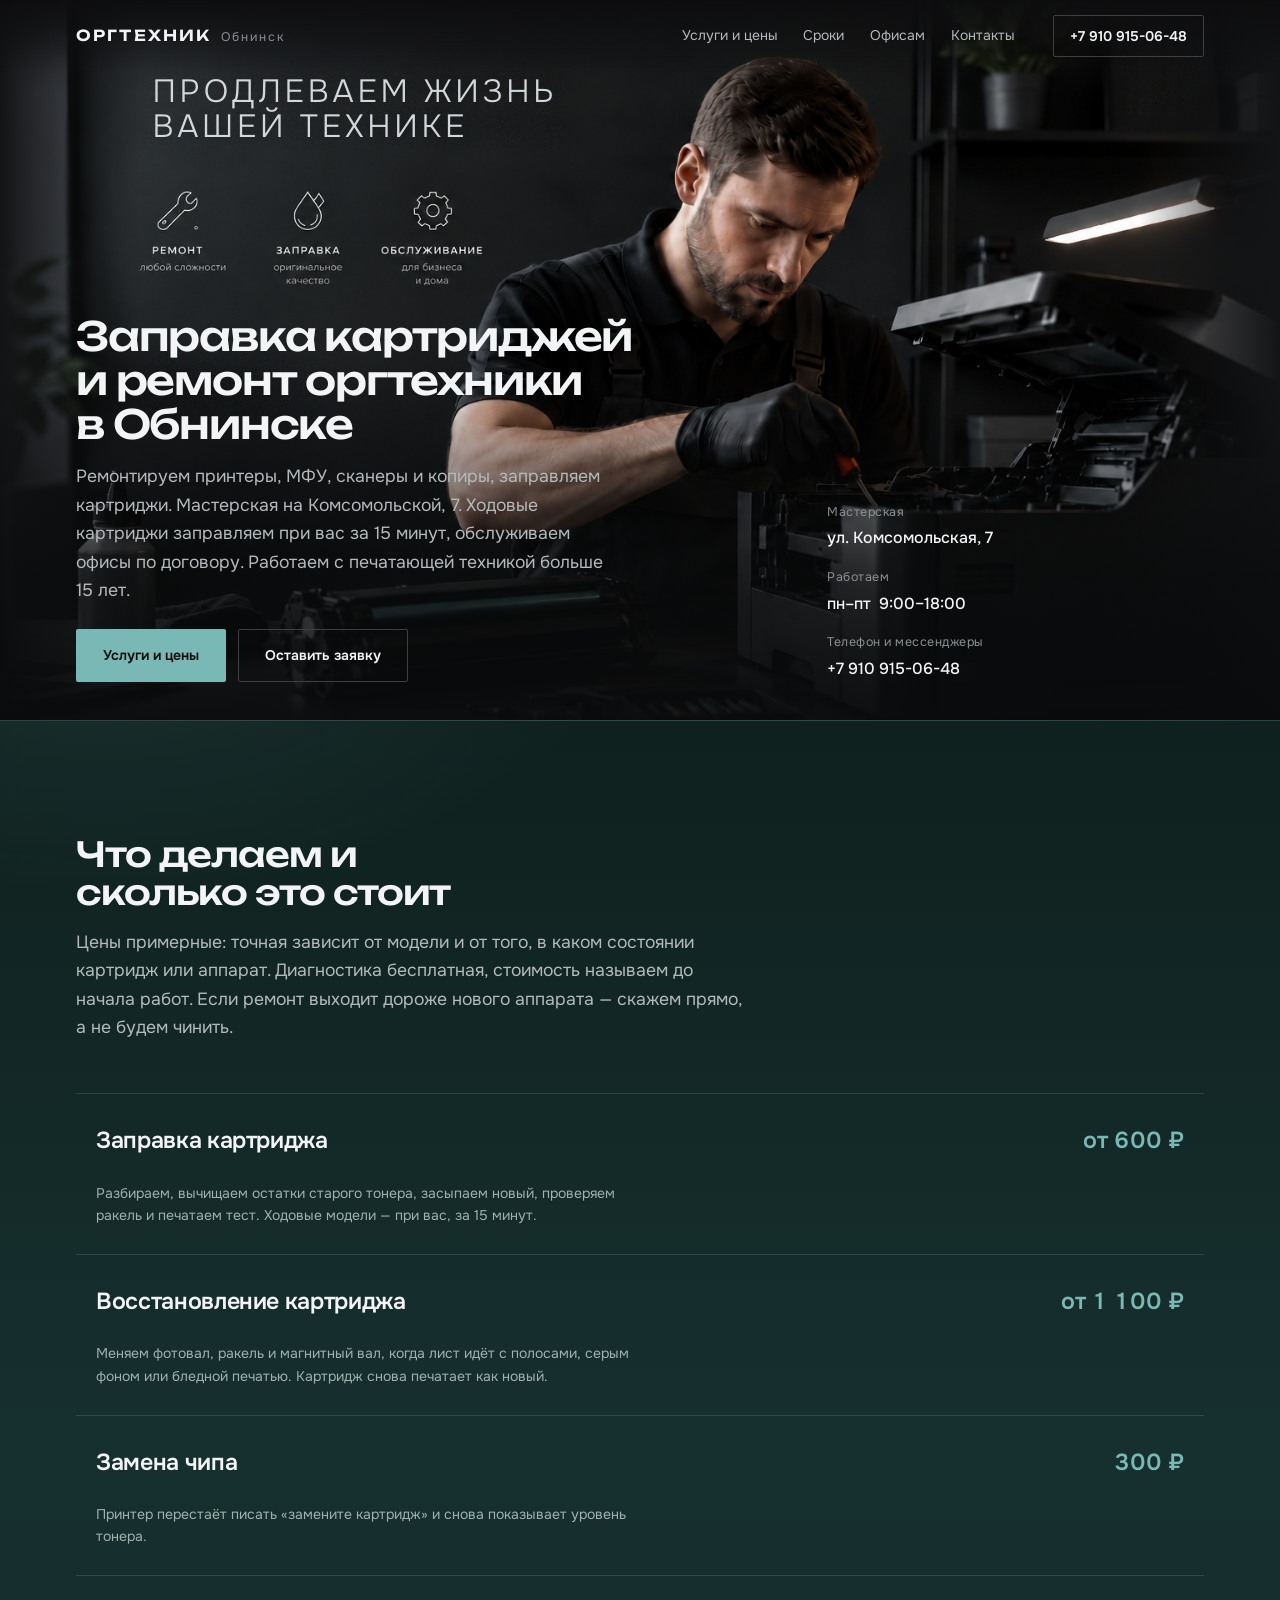
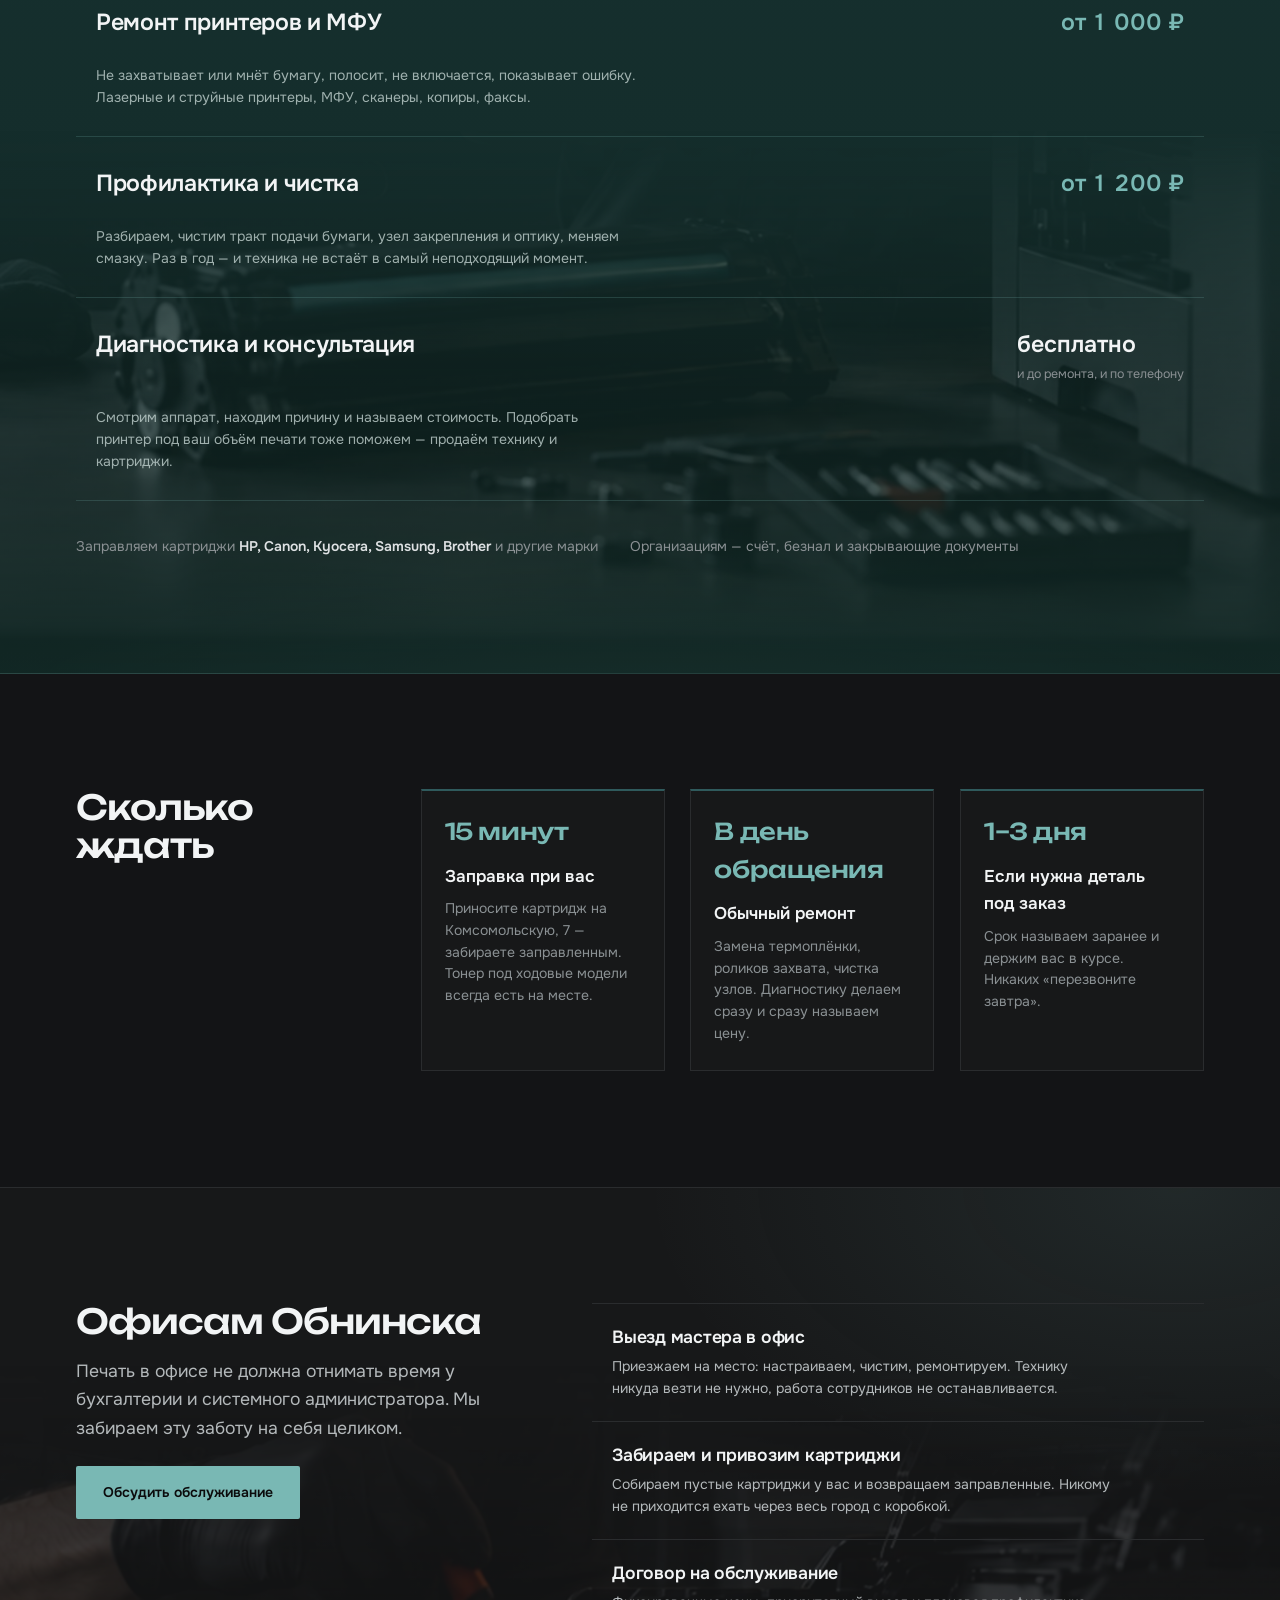
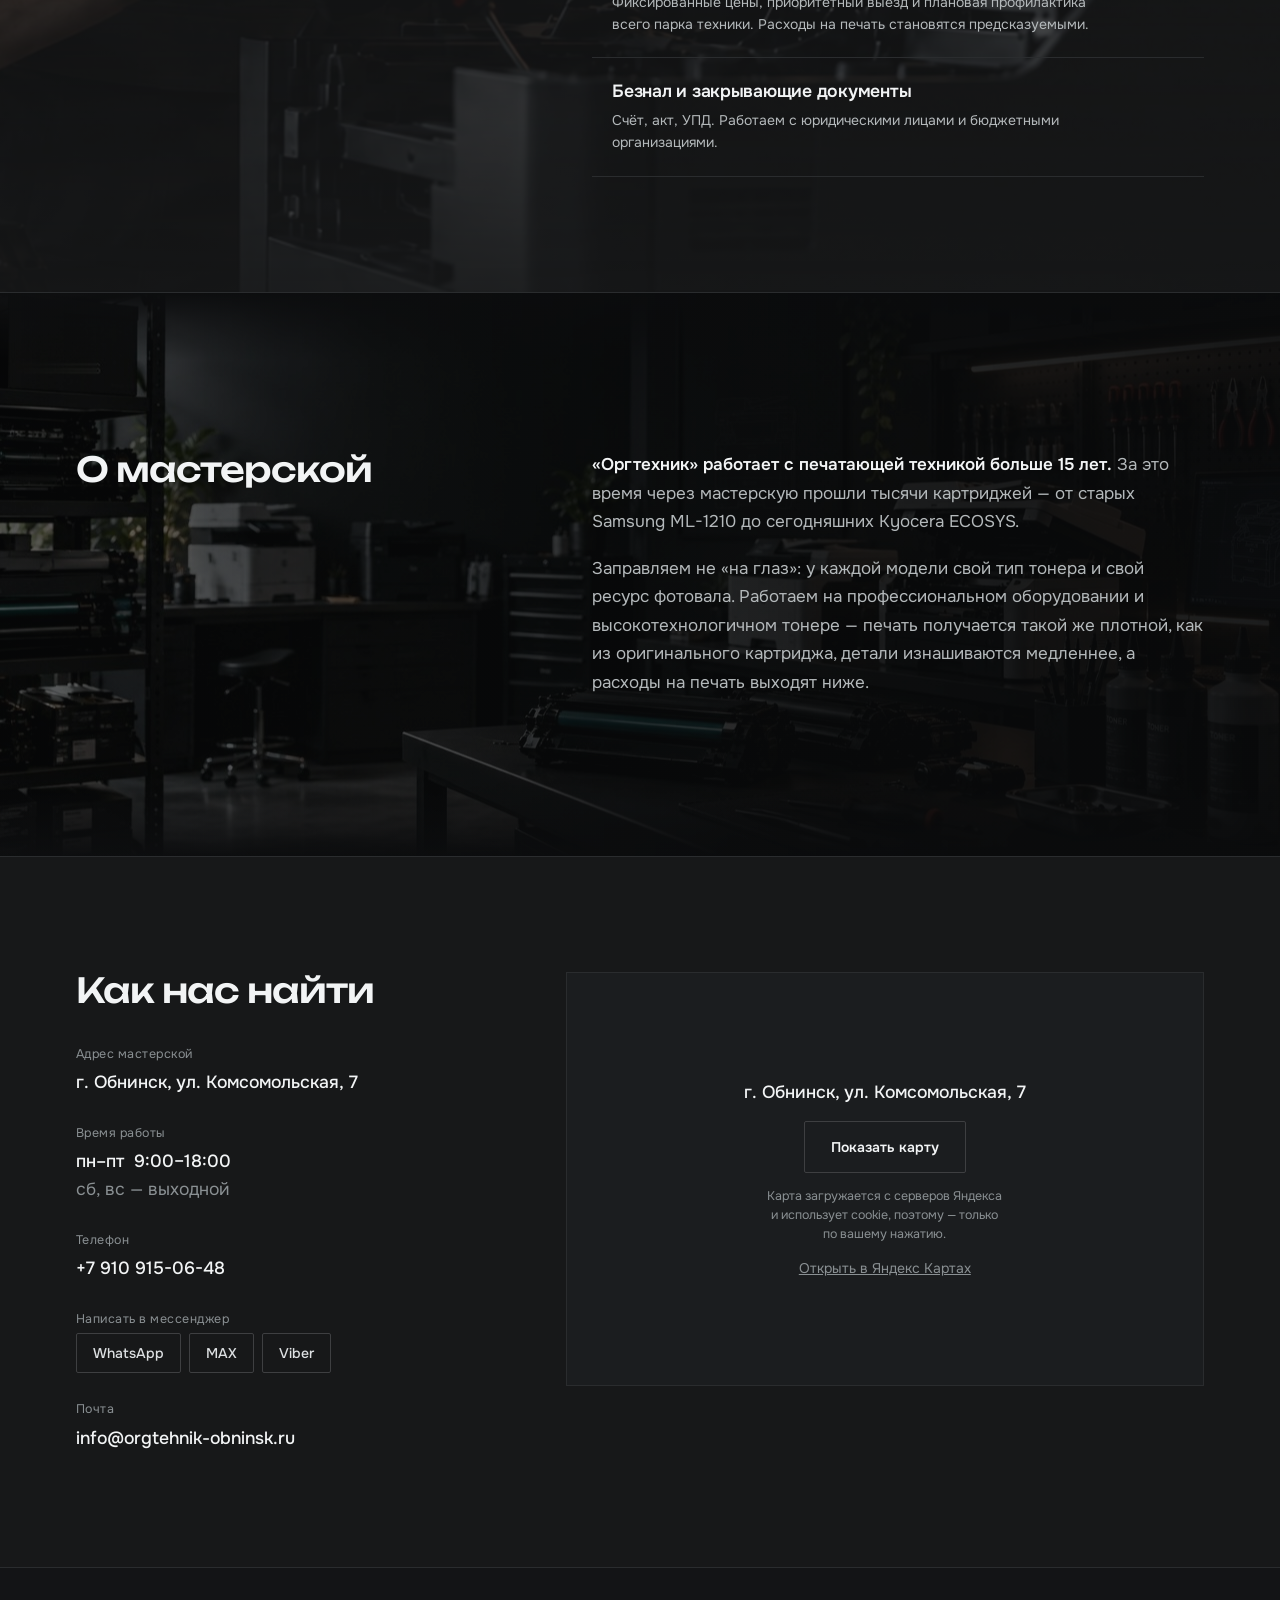
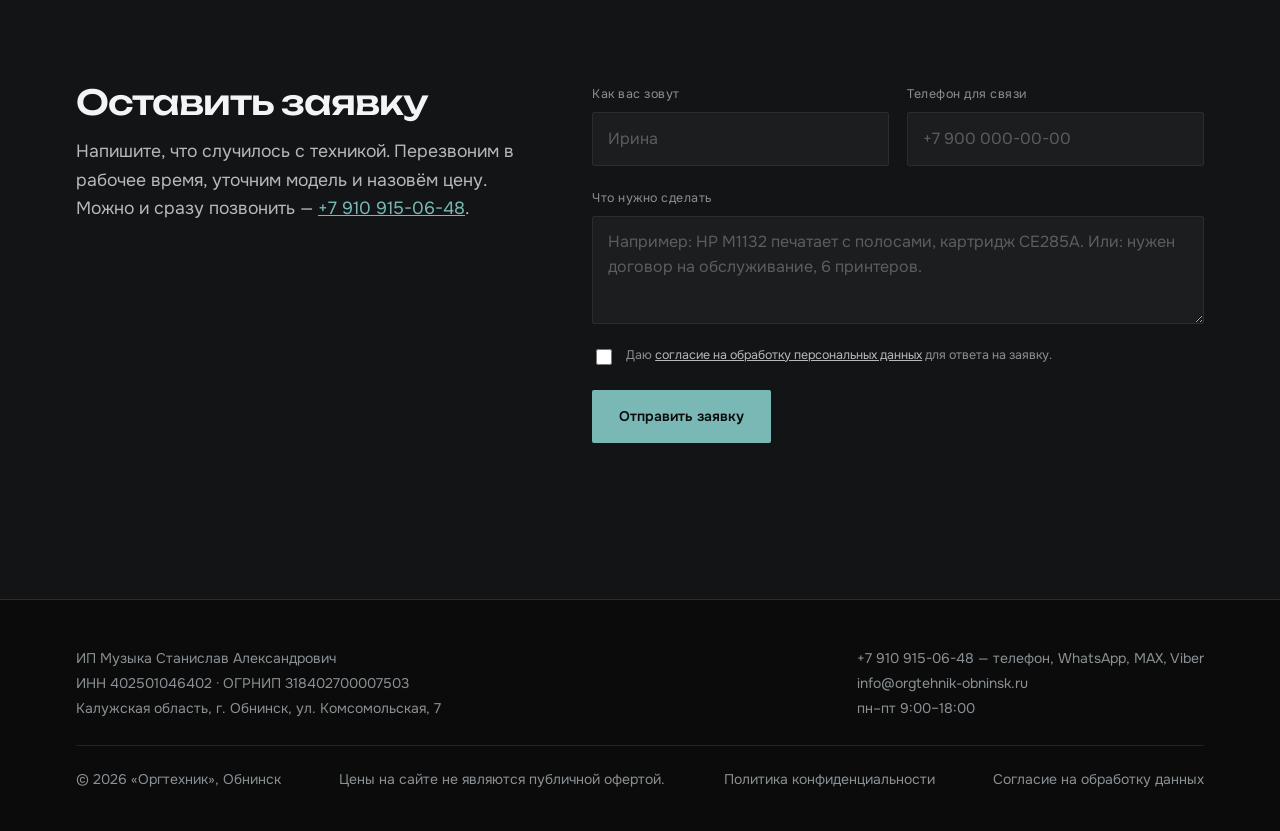
<file: index.html>
<!doctype html>
<html lang="ru">
<head>
<meta charset="utf-8">
<meta name="viewport" content="width=device-width, initial-scale=1">

<title>Оргтехник — заправка картриджей и ремонт принтеров в Обнинске</title>
<meta name="description" content="Заправка картриджей от 600 ₽ и ремонт принтеров, МФУ, сканеров и копиров в Обнинске. Мастерская на ул. Комсомольская, 7. Выезд в офис, договор на обслуживание, безнал. Опыт более 15 лет.">
<link rel="canonical" href="https://orgtehnik-obninsk.ru/">

<meta property="og:type" content="website">
<meta property="og:locale" content="ru_RU">
<meta property="og:site_name" content="Оргтехник">
<meta property="og:title" content="Оргтехник — заправка картриджей и ремонт принтеров в Обнинске">
<meta property="og:description" content="Заправка при вас за 15 минут, ремонт принтеров и МФУ, обслуживание офисов. Обнинск, ул. Комсомольская, 7.">
<meta property="og:url" content="https://orgtehnik-obninsk.ru/">
<meta property="og:image" content="https://orgtehnik-obninsk.ru/img/hero-1536.jpg">
<meta name="theme-color" content="#131416">

<link rel="icon" href="data:image/svg+xml,%3Csvg xmlns='http://www.w3.org/2000/svg' viewBox='0 0 32 32'%3E%3Crect width='32' height='32' fill='%23131416'/%3E%3Crect x='7' y='9' width='18' height='2.5' fill='%23dee1e3'/%3E%3Crect x='7' y='15' width='18' height='2.5' fill='%23dee1e3'/%3E%3Crect x='7' y='21' width='10' height='2.5' fill='%2379b8b4'/%3E%3C/svg%3E">

<link rel="preload" href="fonts/onest-cyrillic.woff2" as="font" type="font/woff2" crossorigin>
<link rel="preload" href="fonts/unbounded-cyrillic.woff2" as="font" type="font/woff2" crossorigin>
<link rel="stylesheet" href="css/fonts.css">
<link rel="stylesheet" href="css/styles.css">
</head>

<body>
<a class="skip" href="#main">Перейти к содержанию</a>

<header class="head">
  <div class="wrap head__in">
    <a class="brand" href="#top">
      <span class="brand__name">ОРГТЕХНИК</span>
      <span class="brand__city">Обнинск</span>
    </a>

    <nav class="nav" id="nav" aria-label="Разделы сайта">
      <a href="#price">Услуги и цены</a>
      <a href="#timing">Сроки</a>
      <a href="#business">Офисам</a>
      <a href="#contacts">Контакты</a>
    </nav>

    <a class="head__tel" href="tel:+79109150648">+7&nbsp;910&nbsp;915-06-48</a>

    <button class="burger" type="button" aria-expanded="false" aria-controls="nav" aria-label="Меню">
      <span></span>
    </button>
  </div>
</header>

<main id="main">

  <!-- ---------------------------------------------------------- Обложка -->
  <section class="hero" id="top">
    <div class="hero__media">
      <picture>
        <source media="(max-width: 720px)" srcset="img/hero-mobile.jpg">
        <source media="(max-width: 1100px)" srcset="img/hero-1024.jpg">
        <img src="img/hero-1536.jpg" width="1536" height="1024" fetchpriority="high"
             alt="Мастер сервиса «Оргтехник» разбирает лазерный принтер; на столе лежат картридж, тонер и набор отвёрток">
      </picture>

      <!-- Надписи «Ремонт / Заправка / Обслуживание» нарисованы внутри
           фотографии. Здесь поверх них лежат живые области: подсвечиваются,
           показывают цену и ведут в нужный раздел. Координаты и точное
           положение считает js/app.js — кадр обрезается по-разному на разных
           экранах. -->
      <!-- Эти две фразы раньше были впечатаны в фотографию и мылились при
           растягивании. Теперь они убраны со снимка и набраны текстом —
           остаются резкими на любом экране. -->
      <p class="hero-cap hero-cap--lead" data-cap="lead">Продлеваем жизнь<br>вашей технике</p>
      <p class="hero-cap hero-cap--note" data-cap="note"><span class="hero-cap__rule" aria-hidden="true"></span>Надежная печать<br>каждый день</p>

      <div class="hotspots" id="hotspots">
        <a class="hotspot" href="#price" data-spot="repair">
          <span class="hotspot__tip">от 1 000 ₽</span>
          <span class="sr-only">Ремонт любой сложности, от 1000 рублей — перейти к ценам</span>
        </a>
        <a class="hotspot" href="#price" data-spot="refill">
          <span class="hotspot__tip">от 600 ₽</span>
          <span class="sr-only">Заправка картриджей, от 600 рублей — перейти к ценам</span>
        </a>
        <a class="hotspot" href="#business" data-spot="service">
          <span class="hotspot__tip">по договору</span>
          <span class="sr-only">Обслуживание для бизнеса и дома — перейти к разделу для офисов</span>
        </a>
      </div>
    </div>

    <div class="wrap lede">
      <div>
        <h1>Заправка картриджей и ремонт оргтехники в Обнинске</h1>
        <p class="lede__sub">
          <span class="lede__sub-lead">Ремонтируем принтеры, МФУ, сканеры и&nbsp;копиры,
          заправляем картриджи. Мастерская на&nbsp;Комсомольской,&nbsp;7.</span>
          <span class="lede__sub-more">Ходовые картриджи заправляем при вас за&nbsp;15&nbsp;минут,
          обслуживаем офисы по&nbsp;договору. Работаем с&nbsp;печатающей техникой
          больше 15&nbsp;лет.</span>
        </p>
        <div class="lede__cta">
          <a class="btn btn--primary" href="#price">Услуги и цены</a>
          <a class="btn btn--ghost" href="#order">Оставить заявку</a>
        </div>
      </div>

      <dl class="facts">
        <div>
          <dt>Мастерская</dt>
          <dd>ул.&nbsp;Комсомольская,&nbsp;7</dd>
        </div>
        <div>
          <dt>Работаем</dt>
          <dd>пн–пт&nbsp;&nbsp;9:00–18:00</dd>
        </div>
        <div>
          <dt>Телефон и мессенджеры</dt>
          <dd><a href="tel:+79109150648">+7&nbsp;910&nbsp;915-06-48</a></dd>
        </div>
      </dl>
    </div>
  </section>

  <!-- ------------------------------------------------------ Услуги и цены -->
  <section class="price" id="price">
    <div class="price__photo" aria-hidden="true"></div>
    <div class="wrap">
      <div>
        <h2 class="section-title">Что делаем и сколько это стоит</h2>
        <p class="price__lead">
          Цены примерные: точная зависит от модели и от того, в каком состоянии
          картридж или аппарат. Диагностика бесплатная, стоимость называем до начала
          работ. Если ремонт выходит дороже нового аппарата — скажем прямо,
          а не будем чинить.
        </p>

        <div class="services__grid">

          <article class="svc">
            <h3 class="svc__name">Заправка картриджа</h3>
            <p class="svc__price">от&nbsp;600&nbsp;₽</p>
            <p class="svc__desc">
              Разбираем, вычищаем остатки старого тонера, засыпаем новый, проверяем ракель
              и печатаем тест. Ходовые модели — при вас, за 15&nbsp;минут.
            </p>
          </article>

          <article class="svc">
            <h3 class="svc__name">Восстановление картриджа</h3>
            <p class="svc__price">от&nbsp;1&nbsp;100&nbsp;₽</p>
            <p class="svc__desc">
              Меняем фотовал, ракель и магнитный вал, когда лист идёт с полосами, серым фоном
              или бледной печатью. Картридж снова печатает как новый.
            </p>
          </article>

          <article class="svc">
            <h3 class="svc__name">Замена чипа</h3>
            <p class="svc__price">300&nbsp;₽</p>
            <p class="svc__desc">
              Принтер перестаёт писать «замените картридж» и снова показывает уровень тонера.
            </p>
          </article>

          <article class="svc">
            <h3 class="svc__name">Ремонт принтеров и МФУ</h3>
            <p class="svc__price">от&nbsp;1&nbsp;000&nbsp;₽</p>
            <p class="svc__desc">
              Не захватывает или мнёт бумагу, полосит, не включается, показывает ошибку.
              Лазерные и струйные принтеры, МФУ, сканеры, копиры, факсы.
            </p>
          </article>

          <article class="svc">
            <h3 class="svc__name">Профилактика и чистка</h3>
            <p class="svc__price">от&nbsp;1&nbsp;200&nbsp;₽</p>
            <p class="svc__desc">
              Разбираем, чистим тракт подачи бумаги, узел закрепления и оптику, меняем смазку.
              Раз в год — и техника не встаёт в самый неподходящий момент.
            </p>
          </article>

          <article class="svc">
            <h3 class="svc__name">Диагностика и консультация</h3>
            <p class="svc__price svc__price--free">бесплатно<small>и до&nbsp;ремонта, и&nbsp;по&nbsp;телефону</small></p>
            <p class="svc__desc">
              Смотрим аппарат, находим причину и называем стоимость. Подобрать принтер под ваш
              объём печати тоже поможем — продаём технику и картриджи.
            </p>
          </article>

        </div>

        <div class="price__foot">
          <span>Заправляем картриджи <b>HP, Canon, Kyocera, Samsung, Brother</b> и другие марки</span>
          <span>Организациям — счёт, безнал и закрывающие документы</span>
        </div>
      </div>
    </div>
  </section>

  <!-- ------------------------------------------------------------- Сроки -->
  <section class="timing" id="timing">
    <div class="wrap timing__cols">
      <h2 class="section-title">Сколько ждать</h2>

      <div class="timing__grid">
        <div class="timing__item">
          <p class="timing__when">15 минут</p>
          <p class="timing__what">Заправка при вас</p>
          <p class="timing__note">
            Приносите картридж на Комсомольскую,&nbsp;7 — забираете заправленным.
            Тонер под ходовые модели всегда есть на месте.
          </p>
        </div>

        <div class="timing__item">
          <p class="timing__when">В день обращения</p>
          <p class="timing__what">Обычный ремонт</p>
          <p class="timing__note">
            Замена термоплёнки, роликов захвата, чистка узлов. Диагностику делаем сразу
            и сразу называем цену.
          </p>
        </div>

        <div class="timing__item">
          <p class="timing__when">1–3 дня</p>
          <p class="timing__what">Если нужна деталь под заказ</p>
          <p class="timing__note">
            Срок называем заранее и держим вас в курсе. Никаких «перезвоните завтра».
          </p>
        </div>
      </div>
    </div>
  </section>

  <!-- ------------------------------------------------------------ Бизнесу -->
  <section class="biz" id="business">
    <div class="biz__photo" aria-hidden="true"></div>
    <div class="wrap biz__cols">
      <div>
        <h2 class="section-title">Офисам Обнинска</h2>
        <p class="section-lead">
          Печать в офисе не должна отнимать время у бухгалтерии и системного администратора.
          Мы забираем эту заботу на себя целиком.
        </p>
        <div class="lede__cta">
          <a class="btn btn--primary" href="#order">Обсудить обслуживание</a>
        </div>
      </div>

      <div class="biz__list">
        <div class="biz__item">
          <h3>Выезд мастера в офис</h3>
          <p>
            Приезжаем на место: настраиваем, чистим, ремонтируем. Технику никуда
            везти не нужно, работа сотрудников не останавливается.
          </p>
        </div>
        <div class="biz__item">
          <h3>Забираем и привозим картриджи</h3>
          <p>
            Собираем пустые картриджи у вас и возвращаем заправленные. Никому
            не приходится ехать через весь город с коробкой.
          </p>
        </div>
        <div class="biz__item">
          <h3>Договор на обслуживание</h3>
          <p>
            Фиксированные цены, приоритетный выезд и плановая профилактика всего парка
            техники. Расходы на печать становятся предсказуемыми.
          </p>
        </div>
        <div class="biz__item">
          <h3>Безнал и закрывающие документы</h3>
          <p>
            Счёт, акт, УПД. Работаем с юридическими лицами и бюджетными организациями.
          </p>
        </div>
      </div>
    </div>
  </section>

  <!-- ------------------------------------------------------- О мастерской -->
  <section class="about">
    <div class="about__photo" role="img"
         aria-label="Мастерская: стеллажи с картриджами, принтеры на верстаке, тонер и инструмент на стене"></div>

    <div class="wrap about__inner">
      <h2 class="section-title">О мастерской</h2>

      <div class="about__text">
        <p>
          <strong>«Оргтехник» работает с печатающей техникой больше 15 лет.</strong>
          За это время через мастерскую прошли тысячи картриджей — от старых
          Samsung ML-1210 до сегодняшних Kyocera ECOSYS.
        </p>
        <p>
          Заправляем не «на глаз»: у каждой модели свой тип тонера и свой ресурс фотовала.
          Работаем на профессиональном оборудовании и высокотехнологичном тонере — печать
          получается такой же плотной, как из оригинального картриджа, детали изнашиваются
          медленнее, а расходы на печать выходят ниже.
        </p>
      </div>
    </div>
  </section>

  <!-- ---------------------------------------------------------- Контакты -->
  <section class="contacts" id="contacts">
    <div class="wrap contacts__cols">
      <div>
        <h2 class="section-title">Как нас найти</h2>

        <dl class="cinfo">
          <div>
            <dt>Адрес мастерской</dt>
            <dd>г.&nbsp;Обнинск, ул.&nbsp;Комсомольская,&nbsp;7</dd>
          </div>
          <div>
            <dt>Время работы</dt>
            <dd>пн–пт&nbsp;&nbsp;9:00–18:00<br><span class="muted">сб, вс — выходной</span></dd>
          </div>
          <div>
            <dt>Телефон</dt>
            <dd><a href="tel:+79109150648">+7&nbsp;910&nbsp;915-06-48</a></dd>
          </div>
          <div>
            <dt>Написать в мессенджер</dt>
            <dd class="msgs">
              <a href="https://wa.me/79109150648" target="_blank" rel="noopener">WhatsApp</a>
              <a href="https://max.ru/+79109150648" target="_blank" rel="noopener">MAX</a>
              <a href="viber://chat?number=%2B79109150648">Viber</a>
            </dd>
          </div>
          <div>
            <dt>Почта</dt>
            <dd><a href="mailto:info@orgtehnik-obninsk.ru">info@orgtehnik-obninsk.ru</a></dd>
          </div>
        </dl>
      </div>

      <div>
        <div class="map" id="map">
          <div class="map__fallback">
            <p class="map__addr">г.&nbsp;Обнинск, ул.&nbsp;Комсомольская,&nbsp;7</p>
            <button type="button" class="btn btn--ghost map__load" id="map-load">Показать карту</button>
            <p class="map__note">Карта загружается с&nbsp;серверов Яндекса и&nbsp;использует cookie, поэтому&nbsp;— только по&nbsp;вашему нажатию.</p>
            <p><a href="https://yandex.ru/maps/?ll=36.601510%2C55.087326&amp;z=17&amp;pt=36.601510%2C55.087326" target="_blank" rel="noopener">Открыть в Яндекс&nbsp;Картах</a></p>
          </div>
        </div>
      </div>
    </div>
  </section>

  <!-- ------------------------------------------------------------ Заявка -->
  <section class="order" id="order">
    <div class="wrap order__cols">
      <div>
        <h2 class="section-title">Оставить заявку</h2>
        <p class="section-lead">
          Напишите, что случилось с техникой. Перезвоним в рабочее время, уточним модель
          и назовём цену. Можно и сразу позвонить — <a href="tel:+79109150648" style="color:var(--drum-300)">+7&nbsp;910&nbsp;915-06-48</a>.
        </p>
      </div>

      <form class="form" id="order-form" novalidate>
        <div class="field--row">
          <div class="field">
            <label for="f-name">Как вас зовут</label>
            <input id="f-name" name="name" type="text" placeholder="Ирина" autocomplete="name" required>
          </div>
          <div class="field">
            <label for="f-phone">Телефон для связи</label>
            <input id="f-phone" name="phone" type="tel" placeholder="+7 900 000-00-00" autocomplete="tel" required>
          </div>
        </div>

        <div class="field">
          <label for="f-task">Что нужно сделать</label>
          <textarea id="f-task" name="task"
            placeholder="Например: HP M1132 печатает с полосами, картридж CE285A. Или: нужен договор на обслуживание, 6 принтеров."></textarea>
        </div>

        <label class="consent">
          <input type="checkbox" name="consent" id="f-consent">
          <span>Даю <a href="consent.html">согласие на обработку персональных данных</a>
            для ответа на заявку.</span>
        </label>

        <div>
          <button class="btn btn--primary" type="submit">Отправить заявку</button>
        </div>

        <p class="form__status" id="form-status" role="status"></p>
      </form>
    </div>
  </section>

</main>

<footer class="foot">
  <div class="wrap">
    <div class="foot__top">
      <div class="foot__req">
        <span>ИП Музыка Станислав Александрович</span>
        <span>ИНН 402501046402 · ОГРНИП 318402700007503</span>
        <span>Калужская область, г. Обнинск, ул. Комсомольская, 7</span>
      </div>
      <div class="foot__req">
        <span><a href="tel:+79109150648">+7 910 915-06-48</a> — телефон, WhatsApp, MAX, Viber</span>
        <span><a href="mailto:info@orgtehnik-obninsk.ru">info@orgtehnik-obninsk.ru</a></span>
        <span>пн–пт 9:00–18:00</span>
      </div>
    </div>

    <div class="foot__bottom">
      <span>© <span id="year">2026</span> «Оргтехник», Обнинск</span>
      <span>Цены на сайте не являются публичной офертой.</span>
      <a href="policy.html">Политика конфиденциальности</a>
      <a href="consent.html">Согласие на обработку данных</a>
    </div>
  </div>
</footer>

<script type="application/ld+json">
{
  "@context": "https://schema.org",
  "@type": "LocalBusiness",
  "name": "Оргтехник",
  "description": "Заправка картриджей, ремонт и обслуживание принтеров, МФУ, сканеров и копиров в Обнинске.",
  "url": "https://orgtehnik-obninsk.ru/",
  "image": "https://orgtehnik-obninsk.ru/img/hero-1536.jpg",
  "telephone": "+7-910-915-06-48",
  "email": "info@orgtehnik-obninsk.ru",
  "priceRange": "300–1200 ₽",
  "address": {
    "@type": "PostalAddress",
    "streetAddress": "ул. Комсомольская, 7",
    "addressLocality": "Обнинск",
    "addressRegion": "Калужская область",
    "addressCountry": "RU"
  },
  "geo": {
    "@type": "GeoCoordinates",
    "latitude": 55.087326,
    "longitude": 36.601510
  },
  "openingHoursSpecification": [{
    "@type": "OpeningHoursSpecification",
    "dayOfWeek": ["Monday", "Tuesday", "Wednesday", "Thursday", "Friday"],
    "opens": "09:00",
    "closes": "18:00"
  }],
  "areaServed": { "@type": "City", "name": "Обнинск" },
  "founder": { "@type": "Person", "name": "Музыка Станислав Александрович" }
}
</script>

<script src="js/app.js"></script>
</body>
</html>
</file>
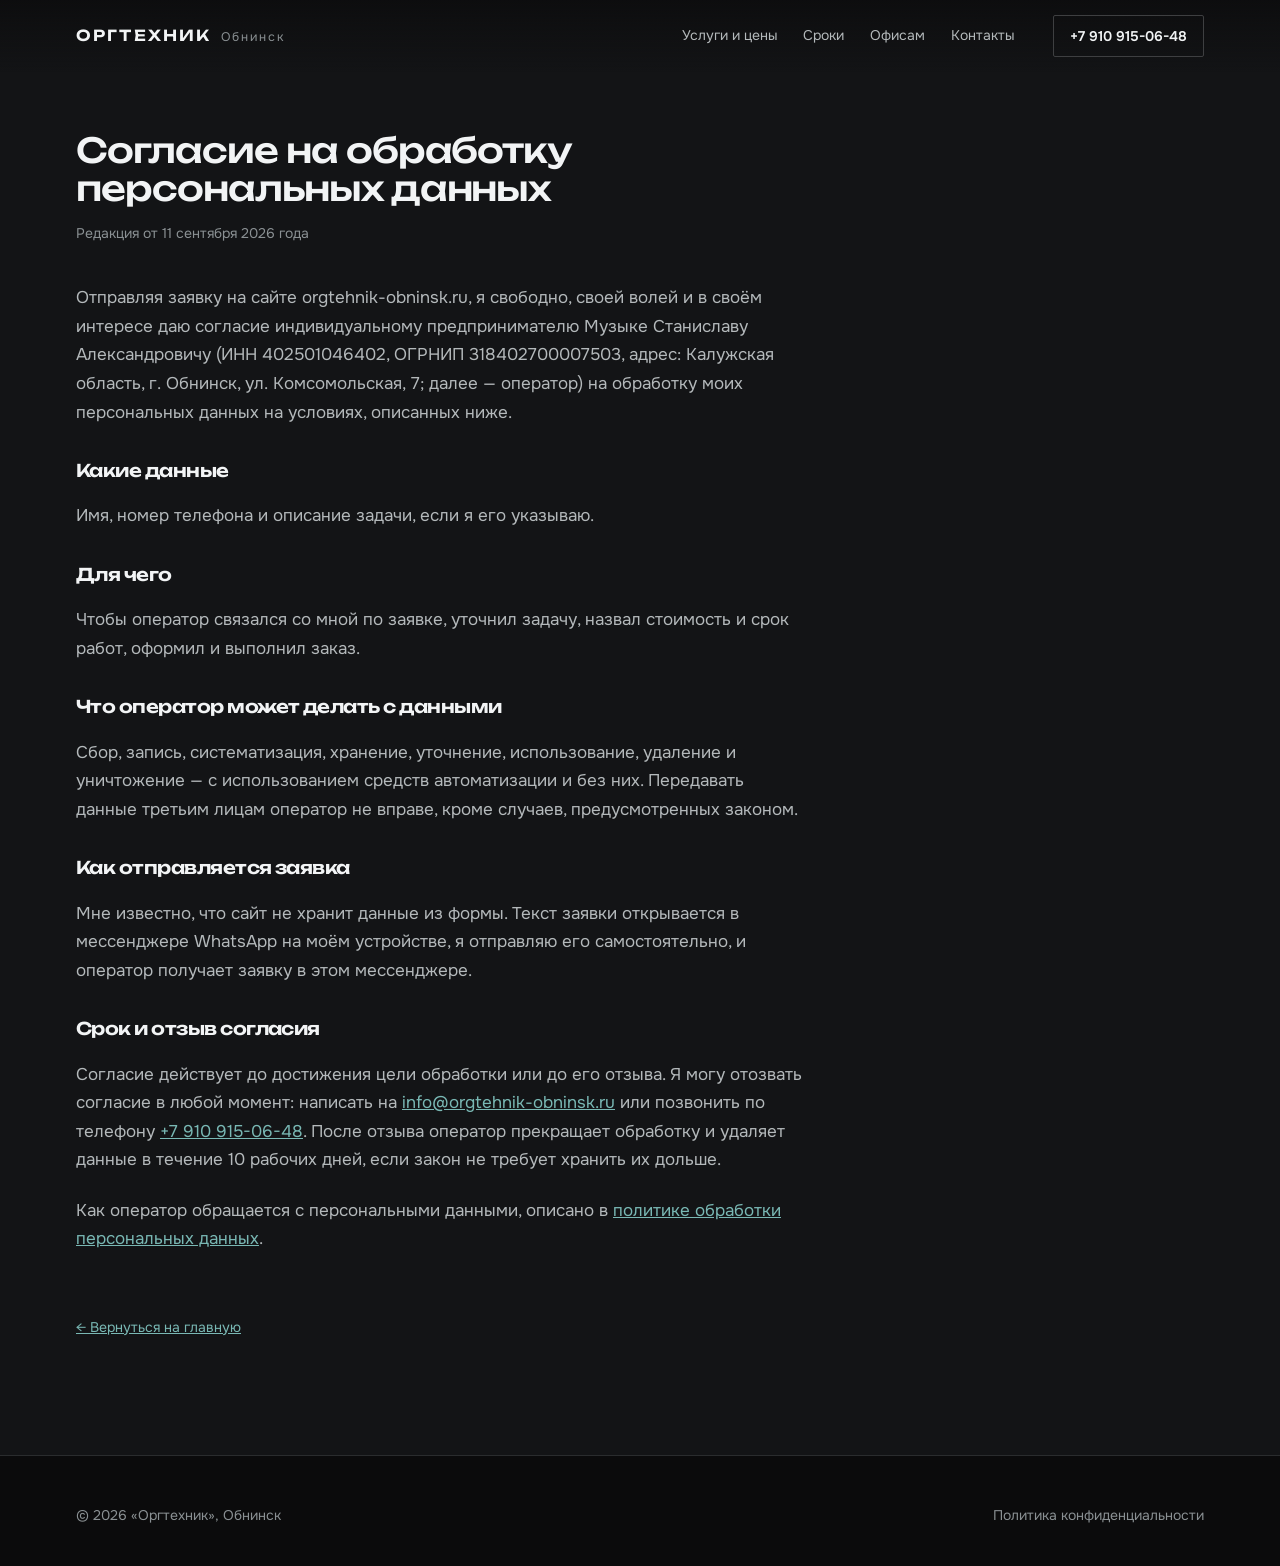
<file: consent.html>
<!doctype html>
<html lang="ru">
<head>
<meta charset="utf-8">
<meta name="viewport" content="width=device-width, initial-scale=1">
<title>Согласие на обработку персональных данных — Оргтехник, Обнинск</title>
<meta name="description" content="Согласие на обработку персональных данных при отправке заявки на сайте мастерской «Оргтехник», Обнинск.">
<meta name="robots" content="noindex, follow">
<meta name="theme-color" content="#131416">
<link rel="icon" href="data:image/svg+xml,%3Csvg xmlns='http://www.w3.org/2000/svg' viewBox='0 0 32 32'%3E%3Crect width='32' height='32' fill='%23131416'/%3E%3Crect x='7' y='9' width='18' height='2.5' fill='%23dee1e3'/%3E%3Crect x='7' y='15' width='18' height='2.5' fill='%23dee1e3'/%3E%3Crect x='7' y='21' width='10' height='2.5' fill='%2379b8b4'/%3E%3C/svg%3E">
<link rel="stylesheet" href="css/fonts.css">
<link rel="stylesheet" href="css/styles.css">
<style>
  .doc { padding-block: 132px clamp(72px, 9vw, 120px); }
  .doc h1 { font-size: var(--t-xl); font-weight: 500; max-width: 22ch; }
  .doc__meta { margin-top: 14px; font-size: var(--t-sm); color: var(--ink-300); }
  .doc__body { max-width: 66ch; display: grid; gap: 22px; margin-top: 40px; color: var(--ink-200); line-height: 1.68; }
  .doc__body h2 { font-size: var(--t-md); font-weight: 600; margin-top: 12px; }
  .doc__body a { color: var(--drum-300); }
  .doc__back { display: inline-block; margin-top: 40px; font-size: var(--t-sm); color: var(--ink-300); }
</style>
</head>

<body>
<header class="head is-stuck">
  <div class="wrap head__in">
    <a class="brand" href="index.html">
      <span class="brand__name">ОРГТЕХНИК</span>
      <span class="brand__city">Обнинск</span>
    </a>
    <nav class="nav" id="nav" aria-label="Разделы сайта">
      <a href="index.html#price">Услуги и цены</a>
      <a href="index.html#timing">Сроки</a>
      <a href="index.html#business">Офисам</a>
      <a href="index.html#contacts">Контакты</a>
    </nav>
    <a class="head__tel" href="tel:+79109150648">+7&nbsp;910&nbsp;915-06-48</a>
    <button class="burger" type="button" aria-expanded="false" aria-controls="nav" aria-label="Меню"><span></span></button>
  </div>
</header>

<main class="wrap doc">
  <h1>Согласие на обработку персональных данных</h1>
  <p class="doc__meta">Редакция от 11 сентября 2026 года</p>

  <div class="doc__body">
    <p>
      Отправляя заявку на сайте orgtehnik-obninsk.ru, я свободно, своей волей и в своём
      интересе даю согласие индивидуальному предпринимателю Музыке Станиславу
      Александровичу (ИНН 402501046402, ОГРНИП 318402700007503, адрес: Калужская
      область, г.&nbsp;Обнинск, ул.&nbsp;Комсомольская,&nbsp;7; далее — оператор)
      на обработку моих персональных данных на условиях, описанных ниже.
    </p>

    <h2>Какие данные</h2>
    <p>Имя, номер телефона и описание задачи, если я его указываю.</p>

    <h2>Для чего</h2>
    <p>
      Чтобы оператор связался со мной по заявке, уточнил задачу, назвал стоимость
      и срок работ, оформил и выполнил заказ.
    </p>

    <h2>Что оператор может делать с данными</h2>
    <p>
      Сбор, запись, систематизация, хранение, уточнение, использование, удаление
      и уничтожение — с использованием средств автоматизации и без них. Передавать
      данные третьим лицам оператор не вправе, кроме случаев, предусмотренных законом.
    </p>

    <h2>Как отправляется заявка</h2>
    <p>
      Мне известно, что сайт не хранит данные из формы. Текст заявки открывается
      в мессенджере WhatsApp на моём устройстве, я отправляю его самостоятельно,
      и оператор получает заявку в этом мессенджере.
    </p>

    <h2>Срок и отзыв согласия</h2>
    <p>
      Согласие действует до достижения цели обработки или до его отзыва. Я могу отозвать
      согласие в любой момент: написать на
      <a href="mailto:info@orgtehnik-obninsk.ru">info@orgtehnik-obninsk.ru</a>
      или позвонить по телефону <a href="tel:+79109150648">+7&nbsp;910&nbsp;915-06-48</a>.
      После отзыва оператор прекращает обработку и удаляет данные в течение 10 рабочих
      дней, если закон не требует хранить их дольше.
    </p>

    <p>
      Как оператор обращается с персональными данными, описано в
      <a href="policy.html">политике обработки персональных данных</a>.
    </p>

    <a class="doc__back" href="index.html">← Вернуться на главную</a>
  </div>
</main>

<footer class="foot">
  <div class="wrap">
    <div class="foot__bottom" style="padding-top:0;border:0">
      <span>© <span id="year">2026</span> «Оргтехник», Обнинск</span>
      <a href="policy.html">Политика конфиденциальности</a>
    </div>
  </div>
</footer>

<script src="js/app.js"></script>
</body>
</html>
</file>
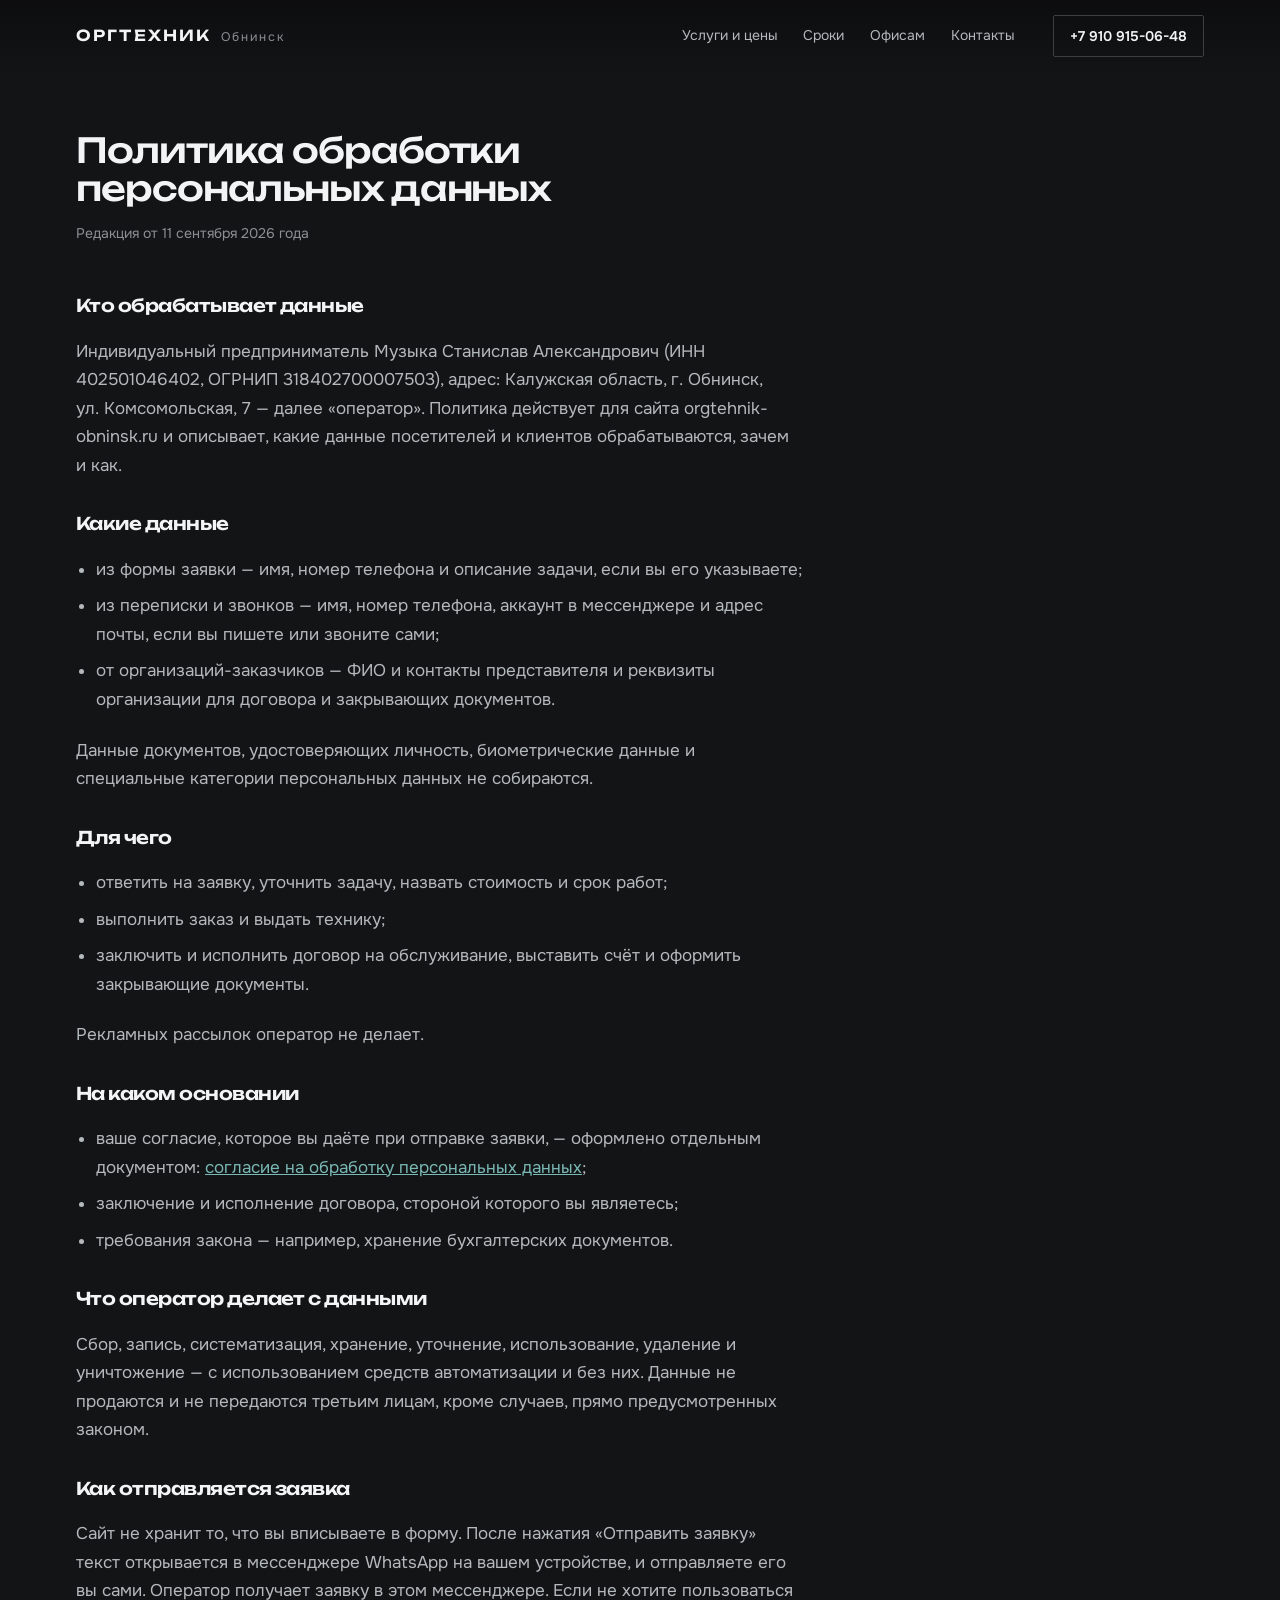
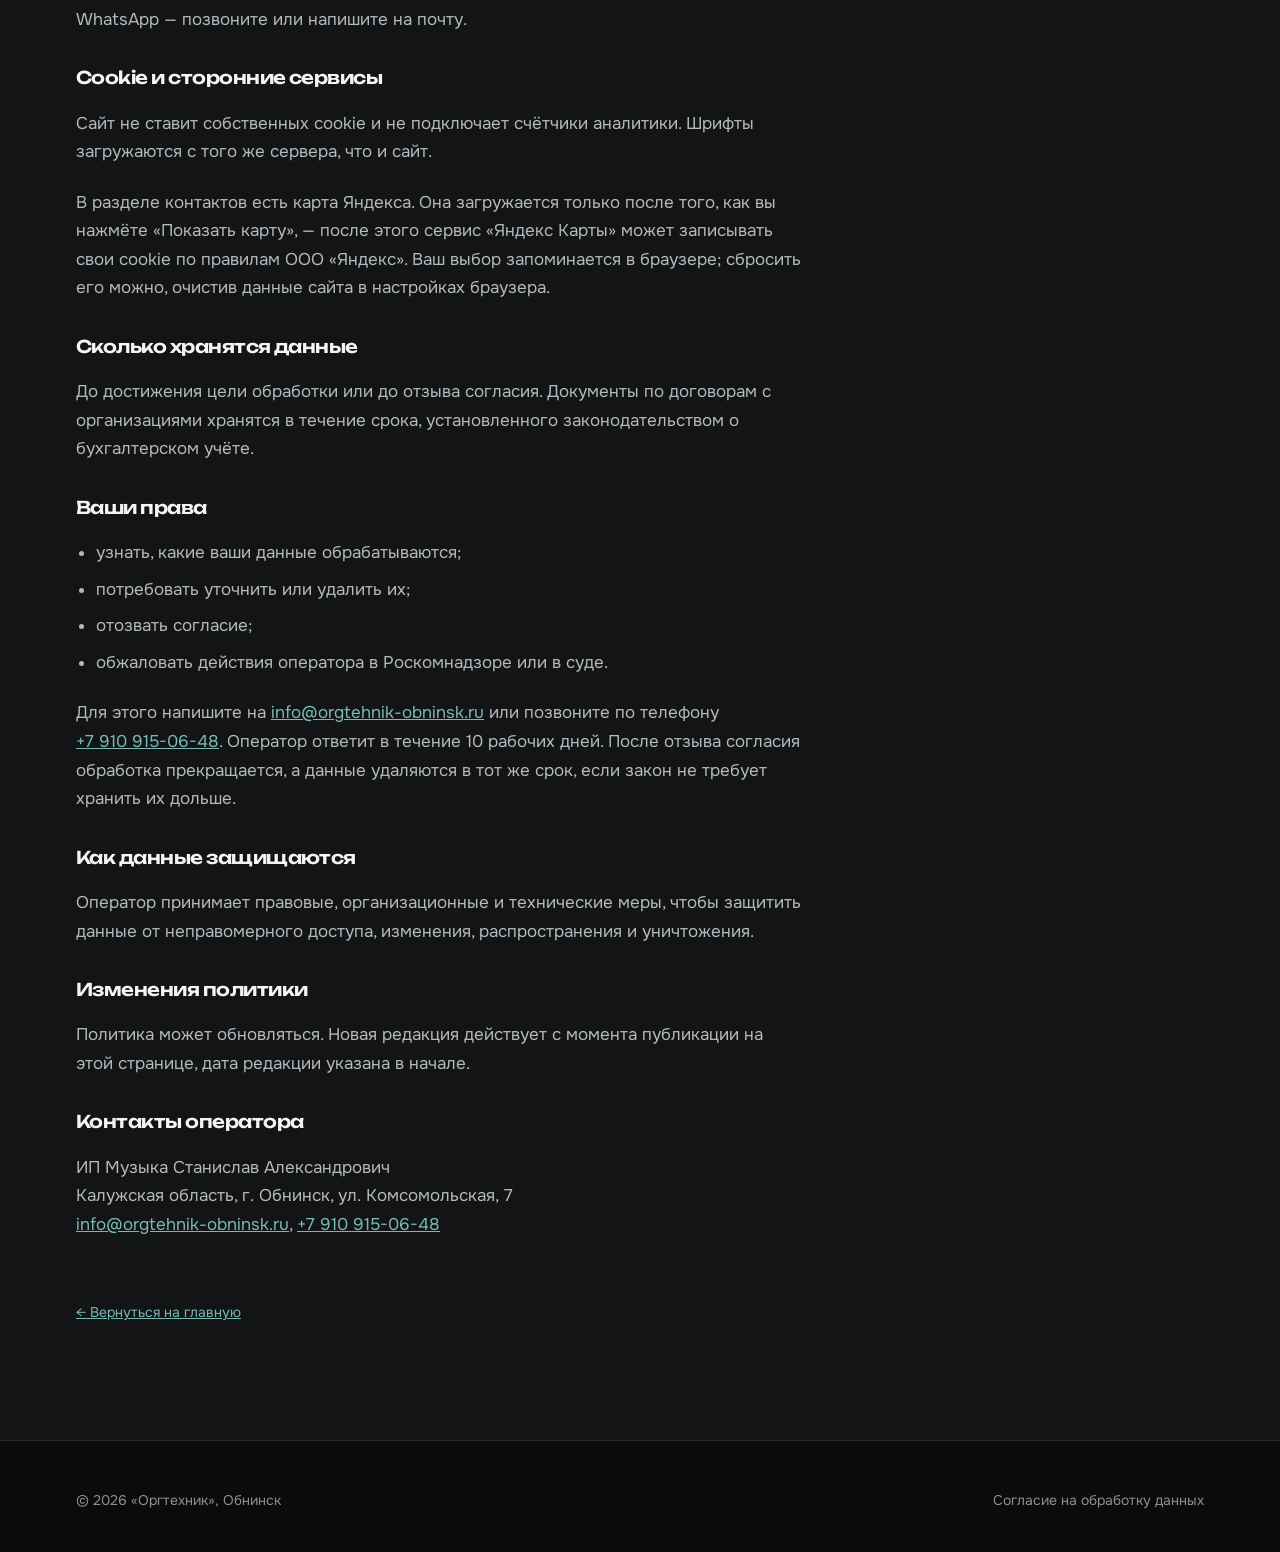
<file: policy.html>
<!doctype html>
<html lang="ru">
<head>
<meta charset="utf-8">
<meta name="viewport" content="width=device-width, initial-scale=1">
<title>Политика обработки персональных данных — Оргтехник, Обнинск</title>
<meta name="description" content="Политика обработки персональных данных ИП Музыка С. А. («Оргтехник», Обнинск).">
<meta name="robots" content="noindex, follow">
<meta name="theme-color" content="#131416">
<link rel="icon" href="data:image/svg+xml,%3Csvg xmlns='http://www.w3.org/2000/svg' viewBox='0 0 32 32'%3E%3Crect width='32' height='32' fill='%23131416'/%3E%3Crect x='7' y='9' width='18' height='2.5' fill='%23dee1e3'/%3E%3Crect x='7' y='15' width='18' height='2.5' fill='%23dee1e3'/%3E%3Crect x='7' y='21' width='10' height='2.5' fill='%2379b8b4'/%3E%3C/svg%3E">
<link rel="stylesheet" href="css/fonts.css">
<link rel="stylesheet" href="css/styles.css">
<style>
  .doc { padding-block: 132px clamp(72px, 9vw, 120px); }
  .doc h1 { font-size: var(--t-xl); font-weight: 500; max-width: 20ch; }
  .doc__meta { margin-top: 14px; font-size: var(--t-sm); color: var(--ink-300); }
  .doc__body { max-width: 66ch; display: grid; gap: 22px; margin-top: 40px; color: var(--ink-200); line-height: 1.68; }
  .doc__body h2 { font-size: var(--t-md); font-weight: 600; margin-top: 12px; }
  .doc__body ul { margin: 0; padding-left: 20px; display: grid; gap: 8px; }
  .doc__body a { color: var(--drum-300); }
  .doc__back { display: inline-block; margin-top: 40px; font-size: var(--t-sm); color: var(--ink-300); }
</style>
</head>

<body>
<header class="head is-stuck">
  <div class="wrap head__in">
    <a class="brand" href="index.html">
      <span class="brand__name">ОРГТЕХНИК</span>
      <span class="brand__city">Обнинск</span>
    </a>
    <nav class="nav" id="nav" aria-label="Разделы сайта">
      <a href="index.html#price">Услуги и цены</a>
      <a href="index.html#timing">Сроки</a>
      <a href="index.html#business">Офисам</a>
      <a href="index.html#contacts">Контакты</a>
    </nav>
    <a class="head__tel" href="tel:+79109150648">+7&nbsp;910&nbsp;915-06-48</a>
    <button class="burger" type="button" aria-expanded="false" aria-controls="nav" aria-label="Меню"><span></span></button>
  </div>
</header>

<main class="wrap doc">
  <h1>Политика обработки персональных данных</h1>
  <p class="doc__meta">Редакция от 11 сентября 2026 года</p>

  <div class="doc__body">
    <h2>Кто обрабатывает данные</h2>
    <p>
      Индивидуальный предприниматель Музыка Станислав Александрович (ИНН 402501046402,
      ОГРНИП 318402700007503), адрес: Калужская область, г.&nbsp;Обнинск,
      ул.&nbsp;Комсомольская,&nbsp;7 — далее «оператор». Политика действует для сайта
      orgtehnik-obninsk.ru и описывает, какие данные посетителей и клиентов обрабатываются,
      зачем и как.
    </p>

    <h2>Какие данные</h2>
    <ul>
      <li>из формы заявки — имя, номер телефона и описание задачи, если вы его указываете;</li>
      <li>из переписки и звонков — имя, номер телефона, аккаунт в мессенджере и адрес почты,
        если вы пишете или звоните сами;</li>
      <li>от организаций-заказчиков — ФИО и контакты представителя и реквизиты организации
        для договора и закрывающих документов.</li>
    </ul>
    <p>
      Данные документов, удостоверяющих личность, биометрические данные и специальные
      категории персональных данных не собираются.
    </p>

    <h2>Для чего</h2>
    <ul>
      <li>ответить на заявку, уточнить задачу, назвать стоимость и срок работ;</li>
      <li>выполнить заказ и выдать технику;</li>
      <li>заключить и исполнить договор на обслуживание, выставить счёт и оформить
        закрывающие документы.</li>
    </ul>
    <p>Рекламных рассылок оператор не делает.</p>

    <h2>На каком основании</h2>
    <ul>
      <li>ваше согласие, которое вы даёте при отправке заявки, — оформлено отдельным документом:
        <a href="consent.html">согласие на обработку персональных данных</a>;</li>
      <li>заключение и исполнение договора, стороной которого вы являетесь;</li>
      <li>требования закона — например, хранение бухгалтерских документов.</li>
    </ul>

    <h2>Что оператор делает с данными</h2>
    <p>
      Сбор, запись, систематизация, хранение, уточнение, использование, удаление
      и уничтожение — с использованием средств автоматизации и без них. Данные не продаются
      и не передаются третьим лицам, кроме случаев, прямо предусмотренных законом.
    </p>

    <h2>Как отправляется заявка</h2>
    <p>
      Сайт не хранит то, что вы вписываете в форму. После нажатия «Отправить заявку» текст
      открывается в мессенджере WhatsApp на вашем устройстве, и отправляете его вы сами.
      Оператор получает заявку в этом мессенджере. Если не хотите пользоваться WhatsApp —
      позвоните или напишите на почту.
    </p>

    <h2>Cookie и сторонние сервисы</h2>
    <p>
      Сайт не ставит собственных cookie и не подключает счётчики аналитики. Шрифты
      загружаются с того же сервера, что и сайт.
    </p>
    <p>
      В разделе контактов есть карта Яндекса. Она загружается только после того, как вы
      нажмёте «Показать карту», — после этого сервис «Яндекс Карты» может записывать свои
      cookie по правилам ООО «Яндекс». Ваш выбор запоминается в браузере; сбросить его можно,
      очистив данные сайта в настройках браузера.
    </p>

    <h2>Сколько хранятся данные</h2>
    <p>
      До достижения цели обработки или до отзыва согласия. Документы по договорам
      с организациями хранятся в течение срока, установленного законодательством
      о бухгалтерском учёте.
    </p>

    <h2>Ваши права</h2>
    <ul>
      <li>узнать, какие ваши данные обрабатываются;</li>
      <li>потребовать уточнить или удалить их;</li>
      <li>отозвать согласие;</li>
      <li>обжаловать действия оператора в Роскомнадзоре или в суде.</li>
    </ul>
    <p>
      Для этого напишите на <a href="mailto:info@orgtehnik-obninsk.ru">info@orgtehnik-obninsk.ru</a>
      или позвоните по телефону <a href="tel:+79109150648">+7&nbsp;910&nbsp;915-06-48</a>.
      Оператор ответит в течение 10 рабочих дней. После отзыва согласия обработка
      прекращается, а данные удаляются в тот же срок, если закон не требует хранить их дольше.
    </p>

    <h2>Как данные защищаются</h2>
    <p>
      Оператор принимает правовые, организационные и технические меры, чтобы защитить
      данные от неправомерного доступа, изменения, распространения и уничтожения.
    </p>

    <h2>Изменения политики</h2>
    <p>
      Политика может обновляться. Новая редакция действует с момента публикации на этой
      странице, дата редакции указана в начале.
    </p>

    <h2>Контакты оператора</h2>
    <p>
      ИП Музыка Станислав Александрович<br>
      Калужская область, г.&nbsp;Обнинск, ул.&nbsp;Комсомольская,&nbsp;7<br>
      <a href="mailto:info@orgtehnik-obninsk.ru">info@orgtehnik-obninsk.ru</a>,
      <a href="tel:+79109150648">+7&nbsp;910&nbsp;915-06-48</a>
    </p>

    <a class="doc__back" href="index.html">← Вернуться на главную</a>
  </div>
</main>

<footer class="foot">
  <div class="wrap">
    <div class="foot__bottom" style="padding-top:0;border:0">
      <span>© <span id="year">2026</span> «Оргтехник», Обнинск</span>
      <a href="consent.html">Согласие на обработку данных</a>
    </div>
  </div>
</footer>

<script src="js/app.js"></script>
</body>
</html>
</file>
<file: css/fonts.css>
/* Шрифты лежат на нашем сервере, а не у Google: так браузер посетителя
   не отправляет свой IP-адрес за границу. Лицензия SIL OFL разрешает
   раздавать шрифты вместе с сайтом. Файлы — вариативные, один на подмножество. */
/* cyrillic-ext */
@font-face {
  font-family: 'Onest';
  font-style: normal;
  font-weight: 300 700;
  font-display: swap;
  src: url(../fonts/onest-cyrillic-ext.woff2) format('woff2');
  unicode-range: U+0460-052F, U+1C80-1C8A, U+20B4, U+2DE0-2DFF, U+A640-A69F, U+FE2E-FE2F;
}
/* cyrillic */
@font-face {
  font-family: 'Onest';
  font-style: normal;
  font-weight: 300 700;
  font-display: swap;
  src: url(../fonts/onest-cyrillic.woff2) format('woff2');
  unicode-range: U+0301, U+0400-045F, U+0490-0491, U+04B0-04B1, U+2116;
}
/* math */
@font-face {
  font-family: 'Onest';
  font-style: normal;
  font-weight: 300 700;
  font-display: swap;
  src: url(../fonts/onest-math.woff2) format('woff2');
  unicode-range: U+0302-0303, U+0305, U+0307-0308, U+0310, U+0312, U+0315, U+031A, U+0326-0327, U+032C, U+032F-0330, U+0332-0333, U+0338, U+033A, U+0346, U+034D, U+0391-03A1, U+03A3-03A9, U+03B1-03C9, U+03D1, U+03D5-03D6, U+03F0-03F1, U+03F4-03F5, U+2016-2017, U+2034-2038, U+203C, U+2040, U+2043, U+2047, U+2050, U+2057, U+205F, U+2070-2071, U+2074-208E, U+2090-209C, U+20D0-20DC, U+20E1, U+20E5-20EF, U+2100-2112, U+2114-2115, U+2117-2121, U+2123-214F, U+2190, U+2192, U+2194-21AE, U+21B0-21E5, U+21F1-21F2, U+21F4-2211, U+2213-2214, U+2216-22FF, U+2308-230B, U+2310, U+2319, U+231C-2321, U+2336-237A, U+237C, U+2395, U+239B-23B7, U+23D0, U+23DC-23E1, U+2474-2475, U+25AF, U+25B3, U+25B7, U+25BD, U+25C1, U+25CA, U+25CC, U+25FB, U+266D-266F, U+27C0-27FF, U+2900-2AFF, U+2B0E-2B11, U+2B30-2B4C, U+2BFE, U+3030, U+FF5B, U+FF5D, U+1D400-1D7FF, U+1EE00-1EEFF;
}
/* symbols */
@font-face {
  font-family: 'Onest';
  font-style: normal;
  font-weight: 300 700;
  font-display: swap;
  src: url(../fonts/onest-symbols.woff2) format('woff2');
  unicode-range: U+0001-000C, U+000E-001F, U+007F-009F, U+20DD-20E0, U+20E2-20E4, U+2150-218F, U+2190, U+2192, U+2194-2199, U+21AF, U+21E6-21F0, U+21F3, U+2218-2219, U+2299, U+22C4-22C6, U+2300-243F, U+2440-244A, U+2460-24FF, U+25A0-27BF, U+2800-28FF, U+2921-2922, U+2981, U+29BF, U+29EB, U+2B00-2BFF, U+4DC0-4DFF, U+FFF9-FFFB, U+10140-1018E, U+10190-1019C, U+101A0, U+101D0-101FD, U+102E0-102FB, U+10E60-10E7E, U+1D2C0-1D2D3, U+1D2E0-1D37F, U+1F000-1F0FF, U+1F100-1F1AD, U+1F1E6-1F1FF, U+1F30D-1F30F, U+1F315, U+1F31C, U+1F31E, U+1F320-1F32C, U+1F336, U+1F378, U+1F37D, U+1F382, U+1F393-1F39F, U+1F3A7-1F3A8, U+1F3AC-1F3AF, U+1F3C2, U+1F3C4-1F3C6, U+1F3CA-1F3CE, U+1F3D4-1F3E0, U+1F3ED, U+1F3F1-1F3F3, U+1F3F5-1F3F7, U+1F408, U+1F415, U+1F41F, U+1F426, U+1F43F, U+1F441-1F442, U+1F444, U+1F446-1F449, U+1F44C-1F44E, U+1F453, U+1F46A, U+1F47D, U+1F4A3, U+1F4B0, U+1F4B3, U+1F4B9, U+1F4BB, U+1F4BF, U+1F4C8-1F4CB, U+1F4D6, U+1F4DA, U+1F4DF, U+1F4E3-1F4E6, U+1F4EA-1F4ED, U+1F4F7, U+1F4F9-1F4FB, U+1F4FD-1F4FE, U+1F503, U+1F507-1F50B, U+1F50D, U+1F512-1F513, U+1F53E-1F54A, U+1F54F-1F5FA, U+1F610, U+1F650-1F67F, U+1F687, U+1F68D, U+1F691, U+1F694, U+1F698, U+1F6AD, U+1F6B2, U+1F6B9-1F6BA, U+1F6BC, U+1F6C6-1F6CF, U+1F6D3-1F6D7, U+1F6E0-1F6EA, U+1F6F0-1F6F3, U+1F6F7-1F6FC, U+1F700-1F7FF, U+1F800-1F80B, U+1F810-1F847, U+1F850-1F859, U+1F860-1F887, U+1F890-1F8AD, U+1F8B0-1F8BB, U+1F8C0-1F8C1, U+1F900-1F90B, U+1F93B, U+1F946, U+1F984, U+1F996, U+1F9E9, U+1FA00-1FA6F, U+1FA70-1FA7C, U+1FA80-1FA89, U+1FA8F-1FAC6, U+1FACE-1FADC, U+1FADF-1FAE9, U+1FAF0-1FAF8, U+1FB00-1FBFF;
}
/* vietnamese */
@font-face {
  font-family: 'Onest';
  font-style: normal;
  font-weight: 300 700;
  font-display: swap;
  src: url(../fonts/onest-vietnamese.woff2) format('woff2');
  unicode-range: U+0102-0103, U+0110-0111, U+0128-0129, U+0168-0169, U+01A0-01A1, U+01AF-01B0, U+0300-0301, U+0303-0304, U+0308-0309, U+0323, U+0329, U+1EA0-1EF9, U+20AB;
}
/* latin-ext */
@font-face {
  font-family: 'Onest';
  font-style: normal;
  font-weight: 300 700;
  font-display: swap;
  src: url(../fonts/onest-latin-ext.woff2) format('woff2');
  unicode-range: U+0100-02BA, U+02BD-02C5, U+02C7-02CC, U+02CE-02D7, U+02DD-02FF, U+0304, U+0308, U+0329, U+1D00-1DBF, U+1E00-1E9F, U+1EF2-1EFF, U+2020, U+20A0-20AB, U+20AD-20C0, U+2113, U+2C60-2C7F, U+A720-A7FF;
}
/* latin */
@font-face {
  font-family: 'Onest';
  font-style: normal;
  font-weight: 300 700;
  font-display: swap;
  src: url(../fonts/onest-latin.woff2) format('woff2');
  unicode-range: U+0000-00FF, U+0131, U+0152-0153, U+02BB-02BC, U+02C6, U+02DA, U+02DC, U+0304, U+0308, U+0329, U+2000-206F, U+20AC, U+2122, U+2191, U+2193, U+2212, U+2215, U+FEFF, U+FFFD;
}
/* cyrillic-ext */
@font-face {
  font-family: 'Unbounded';
  font-style: normal;
  font-weight: 400 600;
  font-display: swap;
  src: url(../fonts/unbounded-cyrillic-ext.woff2) format('woff2');
  unicode-range: U+0460-052F, U+1C80-1C8A, U+20B4, U+2DE0-2DFF, U+A640-A69F, U+FE2E-FE2F;
}
/* cyrillic */
@font-face {
  font-family: 'Unbounded';
  font-style: normal;
  font-weight: 400 600;
  font-display: swap;
  src: url(../fonts/unbounded-cyrillic.woff2) format('woff2');
  unicode-range: U+0301, U+0400-045F, U+0490-0491, U+04B0-04B1, U+2116;
}
/* vietnamese */
@font-face {
  font-family: 'Unbounded';
  font-style: normal;
  font-weight: 400 600;
  font-display: swap;
  src: url(../fonts/unbounded-vietnamese.woff2) format('woff2');
  unicode-range: U+0102-0103, U+0110-0111, U+0128-0129, U+0168-0169, U+01A0-01A1, U+01AF-01B0, U+0300-0301, U+0303-0304, U+0308-0309, U+0323, U+0329, U+1EA0-1EF9, U+20AB;
}
/* latin-ext */
@font-face {
  font-family: 'Unbounded';
  font-style: normal;
  font-weight: 400 600;
  font-display: swap;
  src: url(../fonts/unbounded-latin-ext.woff2) format('woff2');
  unicode-range: U+0100-02BA, U+02BD-02C5, U+02C7-02CC, U+02CE-02D7, U+02DD-02FF, U+0304, U+0308, U+0329, U+1D00-1DBF, U+1E00-1E9F, U+1EF2-1EFF, U+2020, U+20A0-20AB, U+20AD-20C0, U+2113, U+2C60-2C7F, U+A720-A7FF;
}
/* latin */
@font-face {
  font-family: 'Unbounded';
  font-style: normal;
  font-weight: 400 600;
  font-display: swap;
  src: url(../fonts/unbounded-latin.woff2) format('woff2');
  unicode-range: U+0000-00FF, U+0131, U+0152-0153, U+02BB-02BC, U+02C6, U+02DA, U+02DC, U+0304, U+0308, U+0329, U+2000-206F, U+20AC, U+2122, U+2191, U+2193, U+2212, U+2215, U+FEFF, U+FFFD;
}
</file>
<file: css/styles.css>
/* ============================================================================
   ОРГТЕХНИК — Обнинск
   Палитра снята пипеткой с фотографии в шапке: стена, стол, фотовал картриджа.
   Страница продолжает кадр, поэтому фон совпадает со стеной в нём, а крупные
   планы деталей нарезаны из той же съёмки.
   ========================================================================== */

/* --------------------------------------------------------------- 1. Токены */
:root {
  /* нейтральные — из фотографии */
  --ink-1000: #0b0b0c;  /* тень под принтером */
  --ink-900:  #131416;  /* стена слева в кадре — фон страницы */
  --ink-850:  #171819;
  --ink-800:  #1b1d1f;
  --ink-700:  #202426;  /* стена в глубине — панели */
  --ink-600:  #2a2c2e;  /* бутылка тонера — границы */
  --ink-550:  #35312d;  /* столешница — единственный тёплый нейтральный */
  --ink-500:  #3e3f41;
  --ink-400:  #5a5e60;
  --ink-300:  #8a9093;
  --ink-200:  #b4b9bb;
  --paper:    #dee1e3;
  --paper-hi: #f2f4f5;

  /* акцент — бирюза фотовала, лежащего на столе в кадре */
  --drum-900: #16302f;
  --drum-700: #2f5a5c;
  --drum-500: #45777a;
  --drum-300: #79b8b4;
  --drum-200: #a6d6cf;

  /* тоном выделен только один раздел — цены; ниже им же гасится верх полосы */
  --biz-bg: var(--ink-850);
  --biz-rule: var(--ink-600);
  --price-bg: #16302f;
  --price-rule: rgba(121, 184, 180, .2);

  /* сетка */
  --gutter: clamp(20px, 5vw, 56px);
  --measure: 1240px;
  --rule: 1px solid var(--ink-600);

  /* шрифты: Unbounded — заголовки, Onest — весь остальной текст */
  --font: 'Onest', 'Golos Text', ui-sans-serif, system-ui, 'Segoe UI', Roboto, sans-serif;
  --font-display: 'Unbounded', 'Onest', ui-sans-serif, system-ui, sans-serif;

  /* Unbounded заметно шире обычной гротески, поэтому шкала сдержаннее */
  --t-xs:   0.78rem;
  --t-sm:   0.875rem;
  --t-base: 1rem;
  --t-md:   1.1rem;
  --t-lg:   clamp(1.2rem, 1.08rem + 0.6vw, 1.45rem);
  --t-xl:   clamp(1.4rem, 1.05rem + 1.6vw, 2.15rem);
  --t-2xl:  clamp(1.7rem, 1.15rem + 2.5vw, 2.9rem);
}

/* --------------------------------------------------------------- 2. База */
*, *::before, *::after { box-sizing: border-box; }

html {
  -webkit-text-size-adjust: 100%;
  scroll-behavior: smooth;
  scroll-padding-top: 84px;
}

body {
  margin: 0;
  background: var(--ink-900);
  color: var(--paper);
  font-family: var(--font);
  font-size: 1.0625rem;
  line-height: 1.62;
  font-weight: 400;
  -webkit-font-smoothing: antialiased;
  text-rendering: optimizeLegibility;
}

img { display: block; max-width: 100%; }

h1, h2 {
  margin: 0;
  font-family: var(--font-display);
  font-weight: 500;
  color: var(--paper-hi);
  line-height: 1.1;
  letter-spacing: -0.03em;
  text-wrap: balance;
}

h3, h4 {
  margin: 0;
  font-weight: 600;
  color: var(--paper-hi);
  line-height: 1.25;
  letter-spacing: -0.015em;
}

p { margin: 0; }
a { color: inherit; }
button, input, textarea, select { font: inherit; color: inherit; }

:focus-visible {
  outline: 2px solid var(--drum-300);
  outline-offset: 3px;
  border-radius: 2px;
}

.wrap {
  max-width: var(--measure);
  margin-inline: auto;
  padding-inline: var(--gutter);
}

.skip {
  position: absolute;
  left: -9999px;
  top: 0;
  z-index: 100;
  padding: 12px 18px;
  background: var(--drum-300);
  color: var(--ink-900);
  font-weight: 600;
}
.skip:focus { left: 8px; top: 8px; }

.sr-only {
  position: absolute; width: 1px; height: 1px;
  padding: 0; margin: -1px; overflow: hidden;
  clip-path: inset(50%); white-space: nowrap;
}

.section-title {
  font-size: var(--t-xl);
  max-width: 20ch;
}

.section-lead {
  margin-top: 16px;
  max-width: 54ch;
  color: var(--ink-200);
  font-size: var(--t-md);
  line-height: 1.62;
}

section { padding-block: clamp(72px, 9vw, 132px); }

/* --------------------------------------------------------------- 3. Шапка */
.head {
  position: fixed;
  inset: 0 0 auto 0;
  z-index: 50;
  transition: background-color .3s ease, border-color .3s ease, backdrop-filter .3s ease;
  border-bottom: 1px solid transparent;
}
.head::before {
  content: '';
  position: absolute; inset: 0;
  background: linear-gradient(to bottom, rgba(11,11,12,.72), rgba(11,11,12,0));
  pointer-events: none;
  transition: opacity .3s ease;
}
.head.is-stuck {
  background: rgba(19, 20, 22, .9);
  backdrop-filter: blur(14px) saturate(120%);
  border-bottom-color: var(--ink-600);
}
.head.is-stuck::before { opacity: 0; }

.head__in {
  display: flex;
  align-items: center;
  gap: clamp(16px, 3vw, 40px);
  min-height: 72px;
  position: relative;
}

.brand {
  display: flex;
  align-items: baseline;
  gap: 10px;
  text-decoration: none;
  margin-right: auto;
}
.brand__name {
  font-family: var(--font-display);
  font-size: .95rem;
  font-weight: 600;
  letter-spacing: .14em;
  color: var(--paper-hi);
}
.brand__city {
  font-size: var(--t-xs);
  letter-spacing: .16em;
  color: var(--ink-300);
}

.nav { display: flex; gap: clamp(14px, 2vw, 30px); }
.nav a {
  text-decoration: none;
  font-size: var(--t-sm);
  color: var(--ink-200);
  padding-block: 6px;
  border-bottom: 1px solid transparent;
  transition: color .18s ease, border-color .18s ease;
}
.nav a:hover { color: var(--paper-hi); border-bottom-color: var(--drum-500); }

.head__tel {
  text-decoration: none;
  font-weight: 600;
  font-size: var(--t-sm);
  white-space: nowrap;
  color: var(--paper-hi);
  padding: 9px 16px;
  border: 1px solid var(--ink-500);
  border-radius: 2px;
  transition: border-color .2s ease, color .2s ease, background-color .2s ease;
}
.head__tel:hover {
  border-color: var(--drum-500);
  background: rgba(69, 119, 122, .16);
  color: var(--drum-200);
}

.burger {
  display: none;
  background: none;
  border: 1px solid var(--ink-500);
  border-radius: 2px;
  width: 42px; height: 38px;
  cursor: pointer;
  padding: 0;
  position: relative;
}
.burger span,
.burger span::before,
.burger span::after {
  position: absolute;
  left: 11px;
  width: 18px; height: 1.5px;
  background: var(--paper-hi);
  content: '';
  transition: transform .22s ease, opacity .18s ease;
}
.burger span { top: 18px; }
.burger span::before { left: 0; top: -6px; }
.burger span::after  { left: 0; top: 6px; }
.burger[aria-expanded="true"] span { background: transparent; }
.burger[aria-expanded="true"] span::before { transform: translateY(6px) rotate(45deg); }
.burger[aria-expanded="true"] span::after  { transform: translateY(-6px) rotate(-45deg); }

/* --------------------------------------------------------------- 4. Обложка */
.hero { padding: 0; }

/* Кадр идёт от края до края окна. Пропорции 16:9 шире, чем у исходной
   фотографии (3:2), поэтому обрезается только верх и низ — надпись
   «продлеваем жизнь» слева не страдает ни на каком экране. */
.hero__media {
  position: relative;
  width: 100%;
  animation: fade-in 1.1s cubic-bezier(.2, .7, .2, 1) both;
}
/* Края кадра растворяются в фоне страницы. Снизу сильнее всего — там
   фотография переходит в текст; по бокам и сверху мягче, чтобы снимок
   не выглядел вырезанным прямоугольником. */
.hero__media::after {
  content: '';
  position: absolute;
  inset: 0;
  z-index: 1;
  pointer-events: none;
  background:
    linear-gradient(to top,    var(--ink-900) 0%, rgba(19, 20, 22, .38) 5%, rgba(19, 20, 22, 0) 13%),
    linear-gradient(to right,  var(--ink-900) 0%, rgba(19, 20, 22, 0) 11%),
    linear-gradient(to left,   var(--ink-900) 0%, rgba(19, 20, 22, 0) 11%),
    linear-gradient(to bottom, rgba(19, 20, 22, .92) 0%, rgba(19, 20, 22, 0) 13%);
}
/* надписи и живые области — поверх этой дымки */
.hero-cap { z-index: 2; }
.hotspots { z-index: 2; }

.hero__media img {
  width: 100%;
  /* без height:auto атрибуты width/height у <img> перебивают aspect-ratio,
     и на узких экранах кадр начинает резаться по бокам */
  height: auto;
  aspect-ratio: 16 / 9;
  /* Оставляем под кадром место на заголовок, лид и кнопки: они должны
     попадать на первый экран без прокрутки. Отрезается низ снимка —
     надпись и иконки в кадре при этом остаются. */
  max-height: calc(100vh - 240px);
  max-height: calc(100svh - 240px);
  object-fit: cover;
  /* точка кадрирования опущена: сверху над головой мастера пустая стена,
     а внизу стол с картриджем — его и держим в кадре */
  object-position: 30% 27%;
}

/* Надписи поверх кадра. Раньше были впечатаны в фотографию; сняты с неё
   и набраны Montserrat Light — той же геометрической гротеской, что и
   подписи под иконками в кадре. Размеры заданы в пикселях исходного
   снимка и умножаются на --hero-k: так текст масштабируется вместе с
   фотографией и садится ровно на прежнее место. */
.hero-cap {
  position: absolute;
  margin: 0;
  font-family: var(--font);
  font-weight: 300;
  text-transform: uppercase;
  white-space: nowrap;
  pointer-events: none;
  text-rendering: geometricPrecision;
}
.hero-cap--lead {
  font-size: calc(38.5px * var(--hero-k, 1));
  line-height: calc(43px * var(--hero-k, 1));
  letter-spacing: .116em;
  color: rgba(226, 231, 233, .92);
}
.hero-cap--note {
  font-size: calc(18.7px * var(--hero-k, 1));
  line-height: calc(20px * var(--hero-k, 1));
  letter-spacing: .038em;
  color: rgba(152, 159, 161, .95);
}
.hero-cap__rule {
  position: absolute;
  left: 0;
  top: calc(-28px * var(--hero-k, 1));
  width: calc(57px * var(--hero-k, 1));
  height: calc(2px * var(--hero-k, 1));
  background: rgba(152, 159, 161, .7);
}

/* Живые области поверх нарисованных в кадре плашек «Ремонт / Заправка /
   Обслуживание». Положение считает скрипт, здесь только вид. */
.hotspots { position: absolute; inset: 0; pointer-events: none; }

.hotspot {
  position: absolute;
  display: block;
  pointer-events: auto;
  border: 1px solid transparent;
  border-radius: 3px;
  transition: background-color .28s ease, border-color .28s ease, box-shadow .28s ease;
}
.hotspot:hover,
.hotspot:focus-visible {
  background: rgba(121, 184, 180, .13);
  border-color: rgba(121, 184, 180, .5);
  box-shadow: 0 0 30px rgba(121, 184, 180, .2);
}
.hotspot:focus-visible { outline-offset: 5px; }

.hotspot__tip {
  position: absolute;
  left: 50%;
  top: calc(100% + 12px);
  transform: translate(-50%, 5px);
  white-space: nowrap;
  padding: 7px 13px;
  border: 1px solid var(--drum-700);
  border-radius: 2px;
  background: rgba(10, 11, 12, .93);
  color: var(--drum-200);
  font-size: var(--t-xs);
  font-weight: 600;
  letter-spacing: .01em;
  opacity: 0;
  pointer-events: none;
  transition: opacity .22s ease, transform .22s ease;
}
.hotspot:hover .hotspot__tip,
.hotspot:focus-visible .hotspot__tip {
  opacity: 1;
  transform: translate(-50%, 0);
}

.lede {
  display: grid;
  grid-template-columns: minmax(0, 1.55fr) minmax(260px, .85fr);
  gap: clamp(28px, 5vw, 72px);
  padding-block: clamp(40px, 6vw, 76px) clamp(56px, 7vw, 96px);
  animation: rise 1s cubic-bezier(.2, .7, .2, 1) both .18s;
}

.lede h1 {
  font-size: var(--t-2xl);
  line-height: 1.1;
  max-width: 19ch;   /* Unbounded шире обычной гротески — мера длиннее */
}

.lede__sub {
  margin-top: 22px;
  max-width: 46ch;
  color: var(--ink-200);
  font-size: var(--t-md);
  line-height: 1.62;
}

.lede__cta {
  display: flex;
  flex-wrap: wrap;
  gap: 12px;
  margin-top: 34px;
}

.facts {
  align-self: end;
  border-left: var(--rule);
  padding-left: clamp(20px, 2.5vw, 34px);
  display: grid;
  gap: 20px;
  margin: 0;
}
.facts div { display: grid; gap: 3px; }
.facts dt {
  font-size: var(--t-xs);
  color: var(--ink-300);
  letter-spacing: .04em;
}
.facts dd {
  margin: 0;
  font-size: var(--t-base);
  color: var(--paper-hi);
  font-weight: 500;
}
.facts a { text-decoration: none; }
.facts a:hover { color: var(--drum-300); }

/* --------------------------------------------------------------- 5. Кнопки */
.btn {
  display: inline-flex;
  align-items: center;
  justify-content: center;
  gap: 10px;
  padding: 14px 26px;
  border-radius: 2px;
  border: 1px solid transparent;
  font-size: var(--t-sm);
  font-weight: 600;
  text-decoration: none;
  cursor: pointer;
  transition: background-color .2s ease, border-color .2s ease, color .2s ease;
}
.btn--primary { background: var(--drum-300); color: var(--ink-1000); }
.btn--primary:hover { background: var(--drum-200); }

.btn--ghost {
  border-color: var(--ink-500);
  color: var(--paper-hi);
  background: transparent;
}
.btn--ghost:hover {
  border-color: var(--drum-500);
  background: rgba(69, 119, 122, .16);
}

/* ------------------------------------------------------- 6. Цены и услуги
   Блок держится на градиенте и крупном плане картриджа из той же съёмки,
   что и обложка. */
/* Дымный градиент: густая темнота сверху, к низу подсвеченный туман,
   из которого проступает мастерская. */
/* Цены — единственный раздел со своим тоном. Он и есть цель страницы,
   поэтому бирюза работает здесь поверхностью, а не только цифрами. */
.price {
  position: relative;
  overflow: hidden;
  border-block: 1px solid var(--price-rule);
  background:
    radial-gradient(1200px 620px at 50% 118%, rgba(150, 210, 204, .16), transparent 68%),
    radial-gradient(760px 420px at 8% -8%, rgba(121, 184, 180, .12), transparent 70%),
    linear-gradient(180deg, #0f201e 0%, var(--price-bg) 46%, #122926 100%);
}
.price .services__grid { border-top-color: var(--price-rule); }
.price .svc { border-bottom-color: var(--price-rule); }
.price .svc__desc { color: rgba(198, 214, 211, .78); }
.price__lead { color: rgba(214, 228, 226, .9); }

/* фотография не лежит в углу, а проступает из нижней кромки во всю ширину */
.price__photo {
  position: absolute;
  left: 0;
  right: 0;
  bottom: 0;
  height: min(62%, 580px);
  background: url('../img/detail-cartridge.jpg') 50% 100% / cover no-repeat;
  opacity: .58;
  -webkit-mask-image: linear-gradient(to top, #000 0%, rgba(0,0,0,.72) 34%, transparent 94%);
  mask-image: linear-gradient(to top, #000 0%, rgba(0,0,0,.72) 34%, transparent 94%);
  pointer-events: none;
  z-index: 0;
}
/* по нижней кромке идёт подпись — гасим под ней фотографию */
.price__photo::after {
  content: '';
  position: absolute;
  inset: 0;
  background: linear-gradient(to top, rgba(18, 41, 38, .9), rgba(18, 41, 38, .12) 52%);
}

/* фотография лежит абсолютом, поэтому текст поднимаем над ней */
.price > .wrap { position: relative; z-index: 1; }

.price__lead {
  margin-top: 16px;
  max-width: 56ch;
  color: var(--ink-200);
  font-size: var(--t-md);
  line-height: 1.62;
}

.services__grid {
  margin-top: clamp(32px, 4vw, 52px);
  border-top: var(--rule);
}

.svc {
  position: relative;
  display: grid;
  grid-template-columns: minmax(0, 1fr) auto;
  gap: 14px clamp(24px, 4vw, 64px);
  align-items: baseline;
  padding: clamp(20px, 2.4vw, 28px) clamp(12px, 1.6vw, 20px);
  border-bottom: var(--rule);
  transition: background-color .25s ease;
}
/* бирюзовая риска слева вырастает под курсором */
.svc::before {
  content: '';
  position: absolute;
  left: 0; top: -1px; bottom: -1px;
  width: 3px;
  background: var(--drum-300);
  transform: scaleY(0);
  transform-origin: top;
  transition: transform .32s cubic-bezier(.2, .7, .2, 1);
}
.svc:hover { background: rgba(121, 184, 180, .08); }
.svc:hover::before { transform: scaleY(1); }

.svc__name {
  font-size: var(--t-lg);
  font-weight: 600;
  color: var(--paper-hi);
}
.svc__desc {
  grid-column: 1;
  margin-top: 8px;
  max-width: 60ch;
  color: var(--ink-300);
  font-size: var(--t-sm);
  line-height: 1.58;
}
.svc__price {
  grid-row: 1;
  grid-column: 2;
  font-size: var(--t-lg);
  font-weight: 600;
  white-space: nowrap;
  color: var(--drum-300);
  font-variant-numeric: tabular-nums;
  transition: color .25s ease;
}
.svc:hover .svc__price { color: var(--drum-200); }
.svc__price small {
  display: block;
  font-size: var(--t-xs);
  font-weight: 400;
  color: var(--ink-300);
  text-align: right;
}
.svc__price--free, .svc:hover .svc__price--free { color: var(--paper-hi); }

/* «Не знаете, какой у вас картридж» — короткий путь вместо поиска по моделям */
.price__foot {
  margin-top: clamp(24px, 3vw, 34px);
  display: flex;
  flex-wrap: wrap;
  gap: 10px 32px;
  font-size: var(--t-sm);
  color: var(--ink-300);
}
.price__foot b { color: var(--paper); font-weight: 600; }

/* --------------------------------------------------------------- 8. Сроки */
/* Заголовок сбоку, а не сверху: единственный раздел с другой точкой входа —
   он ломает метроном одинаковых блоков в середине страницы. */
.timing__cols {
  display: grid;
  grid-template-columns: minmax(0, .75fr) minmax(0, 2fr);
  gap: clamp(28px, 4vw, 64px);
  align-items: start;
}
.timing__grid {
  display: grid;
  grid-template-columns: repeat(auto-fit, minmax(190px, 1fr));
  gap: clamp(16px, 2vw, 26px);
}
.timing__item {
  background: var(--ink-850);
  border: var(--rule);
  border-top: 2px solid var(--drum-700);
  padding: 22px clamp(16px, 1.8vw, 24px) 26px;
  transition: background-color .25s ease, border-top-color .25s ease;
}
.timing__item:hover {
  background: rgba(121, 184, 180, .08);
  border-top-color: var(--drum-300);
}
.timing__when {
  font-family: var(--font-display);
  font-size: var(--t-lg);
  font-weight: 500;
  letter-spacing: -0.02em;
  color: var(--drum-300);
  transition: color .25s ease;
}
.timing__item:hover .timing__when { color: var(--drum-200); }
.timing__what { margin-top: 12px; color: var(--paper-hi); font-weight: 600; }
.timing__note {
  margin-top: 8px;
  color: var(--ink-300);
  font-size: var(--t-sm);
  line-height: 1.55;
}

/* --------------------------------------------------------------- 9. Бизнес
   Единственный раздел со своим тоном: глубокий сине-зелёный вместо серого.
   Так блок для организаций получает собственную территорию, а фирменная
   бирюза появляется поверхностью, а не только обводкой. */
.biz {
  position: relative;
  overflow: hidden;
  background:
    radial-gradient(760px 440px at 92% 0%, rgba(121, 184, 180, .10), transparent 70%),
    var(--biz-bg);
  border-block: 1px solid var(--biz-rule);
}
/* Фотография уходит фоном под весь блок: заполняет пустоту слева и даёт
   разделу воздух, не занимая отдельной полосы. Кверху растворяется,
   снизу притемнена — текст поверх остаётся читаемым. */
.biz__photo {
  position: absolute;
  left: 0;
  right: 0;
  bottom: 0;
  height: min(78%, 560px);
  background: url('../img/break-hands.jpg') 50% 100% / cover no-repeat;
  opacity: .5;
  -webkit-mask-image: linear-gradient(to top, #000 0%, rgba(0, 0, 0, .72) 42%, transparent 96%);
  mask-image: linear-gradient(to top, #000 0%, rgba(0, 0, 0, .72) 42%, transparent 96%);
  pointer-events: none;
  z-index: 0;
}
.biz__photo::after {
  content: '';
  position: absolute;
  inset: 0;
  background: linear-gradient(to top, rgba(23, 24, 25, .8), rgba(23, 24, 25, .25) 60%);
}
.biz > .wrap { position: relative; z-index: 1; }
.biz .biz__list { border-top-color: var(--biz-rule); }
.biz .biz__item { border-bottom-color: var(--biz-rule); }
.biz .biz__item p { color: var(--ink-200); }
.biz .section-lead { color: var(--ink-200); }
.biz__cols {
  display: grid;
  grid-template-columns: minmax(0, .85fr) minmax(0, 1.15fr);
  gap: clamp(32px, 5vw, 84px);
  align-items: start;
}
.biz__list { border-top: var(--rule); }
.biz__item {
  position: relative;
  padding: 22px clamp(12px, 1.6vw, 20px);
  border-bottom: var(--rule);
  transition: background-color .25s ease;
}
.biz__item::before {
  content: '';
  position: absolute;
  left: 0; top: -1px; bottom: -1px;
  width: 3px;
  background: var(--drum-300);
  transform: scaleY(0);
  transform-origin: top;
  transition: transform .32s cubic-bezier(.2, .7, .2, 1);
}
.biz__item:hover { background: rgba(121, 184, 180, .08); }
.biz__item:hover::before { transform: scaleY(1); }
.biz__item h3 { font-size: var(--t-md); }
.biz__item p {
  margin-top: 7px;
  color: var(--ink-300);
  font-size: var(--t-sm);
  line-height: 1.58;
  max-width: 56ch;
}

/* -------------------------------------------------------------- 10. О нас */
/* Общий план мастерской занимает раздел целиком, текст лежит поверх.
   Затемнение идёт слева направо: слева на снимке стеллажи и тёмная стена —
   там и стоит текст, а верстак с картриджами справа остаётся открытым. */
.about {
  position: relative;
  overflow: hidden;
  display: grid;
  align-content: center;
  min-height: clamp(400px, 44vw, 620px);
}
.about__photo {
  position: absolute;
  inset: 0;
  background: url('../img/about-shop.jpg') 50% 50% / cover no-repeat;
  z-index: 0;
}
.about__photo::after {
  content: '';
  position: absolute;
  inset: 0;
  /* текст стоит справа, а там на снимке самое светлое место — верстак
     и бутылки тонера; вуаль к правому краю плотнее */
  background:
    linear-gradient(to right,
      rgba(9, 10, 11, .62) 0%,
      rgba(9, 10, 11, .74) 34%,
      rgba(9, 10, 11, .88) 62%,
      rgba(9, 10, 11, .92) 100%),
    linear-gradient(to top, var(--ink-900) 0%, rgba(19, 20, 22, 0) 14%),
    linear-gradient(to bottom, var(--ink-900) 0%, rgba(19, 20, 22, 0) 12%);
}
/* раскладка как в остальных разделах: заголовок слева, текст справа */
.about__inner {
  position: relative;
  z-index: 1;
  display: grid;
  grid-template-columns: minmax(0, .85fr) minmax(0, 1.15fr);
  gap: clamp(32px, 5vw, 84px);
  align-items: start;
}
.about__text {
  display: grid;
  gap: 18px;
  color: var(--ink-200);
  max-width: 60ch;
  line-height: 1.68;
}
.about__text strong { color: var(--paper-hi); font-weight: 600; }

/* ------------------------------------------------------------ 11. Контакты */
.contacts { background: var(--ink-850); border-top: var(--rule); }
.contacts__cols {
  display: grid;
  grid-template-columns: minmax(0, .8fr) minmax(0, 1.2fr);
  gap: clamp(32px, 5vw, 72px);
  align-items: start;
}
.cinfo { display: grid; gap: 26px; margin: 34px 0 0; }
.cinfo div { display: grid; gap: 4px; }
.cinfo dt { font-size: var(--t-xs); color: var(--ink-300); letter-spacing: .04em; }
.cinfo dd { margin: 0; font-size: var(--t-md); color: var(--paper-hi); font-weight: 500; }
.cinfo a { text-decoration: none; }
.cinfo a:hover { color: var(--drum-300); }
.cinfo .muted { color: var(--ink-300); font-weight: 400; }

.msgs { display: flex; flex-wrap: wrap; gap: 8px; margin-top: 6px; }
.msgs a {
  font-size: var(--t-sm);
  font-weight: 500;
  text-decoration: none;
  padding: 8px 16px;
  border: 1px solid var(--ink-500);
  border-radius: 2px;
  color: var(--paper);
  transition: border-color .2s ease, background-color .2s ease, color .2s ease;
}
.msgs a:hover {
  border-color: var(--drum-500);
  background: rgba(69, 119, 122, .16);
  color: var(--drum-200);
}

.map {
  border: var(--rule);
  background: var(--ink-800);
  height: clamp(340px, 46vh, 480px);
  position: relative;
  overflow: hidden;
}
/* Карта вставляется скриптом только после нажатия «Показать карту»:
   до этого Яндекс не получает ни запроса, ни cookie. */
.map iframe {
  position: absolute; inset: 0; z-index: 1;
  width: 100%; height: 100%; border: 0; display: block;
  filter: invert(.9) hue-rotate(180deg) saturate(.6) contrast(.92) brightness(1.05);
}
.map__fallback {
  position: absolute; inset: 0;
  display: grid; place-content: center; gap: 14px;
  text-align: center; padding: 24px;
  color: var(--ink-300);
  font-size: var(--t-sm);
}
.map__addr { color: var(--paper-hi); font-size: var(--t-md); font-weight: 500; }
.map__load { justify-self: center; }
.map__note { max-width: 36ch; margin-inline: auto; font-size: var(--t-xs); line-height: 1.5; }

/* -------------------------------------------------------------- 12. Заявка */
.order { border-top: var(--rule); }
.order__cols {
  display: grid;
  grid-template-columns: minmax(0, .85fr) minmax(0, 1.15fr);
  gap: clamp(32px, 5vw, 84px);
  align-items: start;
}

.form { display: grid; gap: 22px; }
.field { display: grid; gap: 8px; }
.field label { font-size: var(--t-xs); color: var(--ink-300); letter-spacing: .04em; }
.field input,
.field textarea {
  background: var(--ink-800);
  border: 1px solid var(--ink-600);
  border-radius: 2px;
  padding: 13px 15px;
  color: var(--paper-hi);
  font-size: var(--t-base);
  transition: border-color .18s ease, background-color .18s ease;
}
.field input::placeholder,
.field textarea::placeholder { color: var(--ink-400); }
.field input:focus,
.field textarea:focus {
  outline: none;
  border-color: var(--drum-500);
  background: var(--ink-850);
}
.field textarea { resize: vertical; min-height: 108px; line-height: 1.55; }
.field--row { display: grid; grid-template-columns: 1fr 1fr; gap: 18px; }

.consent {
  display: grid;
  grid-template-columns: auto 1fr;
  gap: 11px;
  align-items: start;
  font-size: var(--t-xs);
  color: var(--ink-300);
  line-height: 1.55;
}
.consent input { margin-top: 3px; accent-color: var(--drum-500); width: 16px; height: 16px; }
.consent a { color: var(--ink-200); }

.form__status { font-size: var(--t-sm); color: var(--drum-300); min-height: 1.4em; }
.form__status.is-error { color: #e0a99b; }

/* -------------------------------------------------------------- 13. Подвал */
.foot {
  background: var(--ink-1000);
  border-top: var(--rule);
  padding-block: 48px 40px;
  font-size: var(--t-sm);
  color: var(--ink-300);
}
.foot__top {
  display: flex;
  flex-wrap: wrap;
  gap: 22px 48px;
  justify-content: space-between;
  align-items: baseline;
  padding-bottom: 26px;
  border-bottom: 1px solid var(--ink-700);
}
.foot__req { display: grid; gap: 4px; max-width: 56ch; line-height: 1.5; }
.foot__bottom {
  display: flex;
  flex-wrap: wrap;
  gap: 12px 32px;
  justify-content: space-between;
  padding-top: 22px;
}
.foot a { color: var(--ink-300); text-decoration: none; }
.foot a:hover { color: var(--drum-300); }

/* ------------------------------------------------------------- 14. Движение */
@keyframes rise {
  from { opacity: 0; transform: translateY(20px); }
  to   { opacity: 1; transform: none; }
}
@keyframes fade-in {
  from { opacity: 0; }
  to   { opacity: 1; }
}

@media (prefers-reduced-motion: reduce) {
  html { scroll-behavior: auto; }
  *, *::before, *::after {
    animation-duration: .001ms !important;
    animation-iteration-count: 1 !important;
    transition-duration: .001ms !important;
  }
}

/* на тач-экранах подсветки нет — там нет курсора */
@media (hover: none) {
  .svc:hover, .biz__item:hover { background: transparent; }
  .svc:hover::before, .biz__item:hover::before { transform: scaleY(0); }
  .timing__item:hover { background: var(--ink-850); border-top-color: var(--drum-700); }
  .timing__item:hover .timing__when { color: var(--drum-300); }
}

/* ------------------------------------------------------------ 15. Адаптив */
/* ---------------------- Обложка на широком экране: текст поверх кадра
   Так фотографию не приходится обрезать снизу ради заголовка — она
   занимает экран целиком, и стол с картриджем остаётся в кадре.
   Текст ложится на нижнюю часть, под ним затемнение. */
@media (min-width: 1100px) {
  .hero { position: relative; }

  .hero__media img {
    max-height: calc(100vh - 76px);
    max-height: calc(100svh - 76px);
    object-position: 30% 33%;
  }
  .hero__media::after {
    background:
      linear-gradient(to top, rgba(10, 11, 12, .95) 0%, rgba(10, 11, 12, .74) 20%, rgba(19, 20, 22, 0) 48%),
      linear-gradient(to right, var(--ink-900) 0%, rgba(19, 20, 22, 0) 11%),
      linear-gradient(to left,  var(--ink-900) 0%, rgba(19, 20, 22, 0) 11%),
      linear-gradient(to bottom, rgba(19, 20, 22, .92) 0%, rgba(19, 20, 22, 0) 13%);
  }

  .lede {
    position: absolute;
    left: 0;
    right: 0;
    bottom: clamp(26px, 3vw, 52px);
    z-index: 3;
    padding-block: 0;
    align-items: end;
  }
  .lede h1 { font-size: clamp(1.9rem, 1.1rem + 1.9vw, 2.5rem); max-width: 17ch; }
  .lede__sub { margin-top: 16px; max-width: 44ch; }
  .lede__cta { margin-top: 24px; }
  .facts { border-left: 0; padding-left: 0; gap: 16px; }

  /* три текстовых блока слева — уже толпа; нижнюю подпись убираем */
  .hero-cap--note { display: none; }
}

@media (max-width: 1080px) {
  .lede { grid-template-columns: 1fr; }
  .facts {
    border-left: 0;
    border-top: var(--rule);
    padding-left: 0;
    padding-top: 26px;
    grid-template-columns: repeat(auto-fit, minmax(190px, 1fr));
    gap: 22px 32px;
  }
  .biz__cols, .about__inner, .contacts__cols, .order__cols,
  .timing__cols { grid-template-columns: 1fr; }
  .about__text { margin-top: 20px; }
  .section-title { max-width: 26ch; }
  .price__photo { height: min(48%, 420px); opacity: .42; }
}

@media (max-width: 860px) {
  html { scroll-padding-top: 72px; }
  .nav {
    position: absolute;
    top: 100%; left: 0; right: 0;
    flex-direction: column;
    gap: 0;
    background: rgba(19, 20, 22, .97);
    backdrop-filter: blur(14px);
    border-block: 1px solid var(--ink-600);
    padding: 6px var(--gutter) 14px;
  }
  .nav[hidden] { display: none; }
  .nav a { padding-block: 13px; border-bottom: 1px solid var(--ink-700); }
  .nav a:last-child { border-bottom: 0; }
  .burger { display: block; order: 3; }
  .head__tel { order: 2; padding: 8px 13px; }
  .brand__city { display: none; }

  .hero__media { max-width: none; }

  /* на узком экране текст идёт во всю ширину — вуаль делаем сплошной */
  .about__photo::after {
    background:
      linear-gradient(to right, rgba(9, 10, 11, .93) 0%, rgba(9, 10, 11, .86) 100%),
      linear-gradient(to top, var(--ink-900) 0%, rgba(19, 20, 22, 0) 18%),
      linear-gradient(to bottom, var(--ink-900) 0%, rgba(19, 20, 22, 0) 15%);
  }

  .svc { grid-template-columns: 1fr; }
  .svc__price { grid-row: auto; grid-column: 1; order: 3; }
  .svc__price small { text-align: left; }


  .field--row { grid-template-columns: 1fr; }
}

/* На телефоне подставляется вертикальный кроп, высоту задаём явно —
   так кадр не прыгает и заголовок сразу виден краем. */
@media (max-width: 720px) {
  /* Первый экран телефона должен вместить фотографию, текст и кнопки сразу,
     без прокрутки. Поэтому здесь подставляется отдельный кроп 5:4 — на нём
     видно и лицо мастера, и раскрытый принтер, но по высоте он вдвое ниже
     вертикального. Высота считается от ШИРИНЫ экрана: от высоты окна она
     зависеть не должна, иначе во встроенных окнах (страница артефакта
     в приложении) кадр становится низким и cover срезает низ. */
  .hero__media img {
    height: auto;
    aspect-ratio: 3 / 2;
    max-height: none;
    object-position: 50% 38%;
  }

  .lede { padding-block: 20px 32px; }
  .lede h1 { font-size: 1.4rem; line-height: 1.16; max-width: 24ch; }
  .lede__sub { margin-top: 14px; font-size: var(--t-base); }
  /* на первом экране оставляем только «чем занимаемся» — остальное
     повторяется ниже, в услугах и «о мастерской» */
  .lede__sub-more { display: none; }
  .lede__cta { margin-top: 22px; gap: 10px; }
  .lede__cta .btn { padding: 13px 18px; }
  /* вертикальный кроп берёт только правую часть снимка — левых надписей
     и иконок там нет */
  .hotspots, .hero-cap { display: none; }
}

@media (max-width: 520px) {
  .facts { grid-template-columns: 1fr; }
  .price__photo { height: min(40%, 320px); opacity: .34; }
}
</file>
